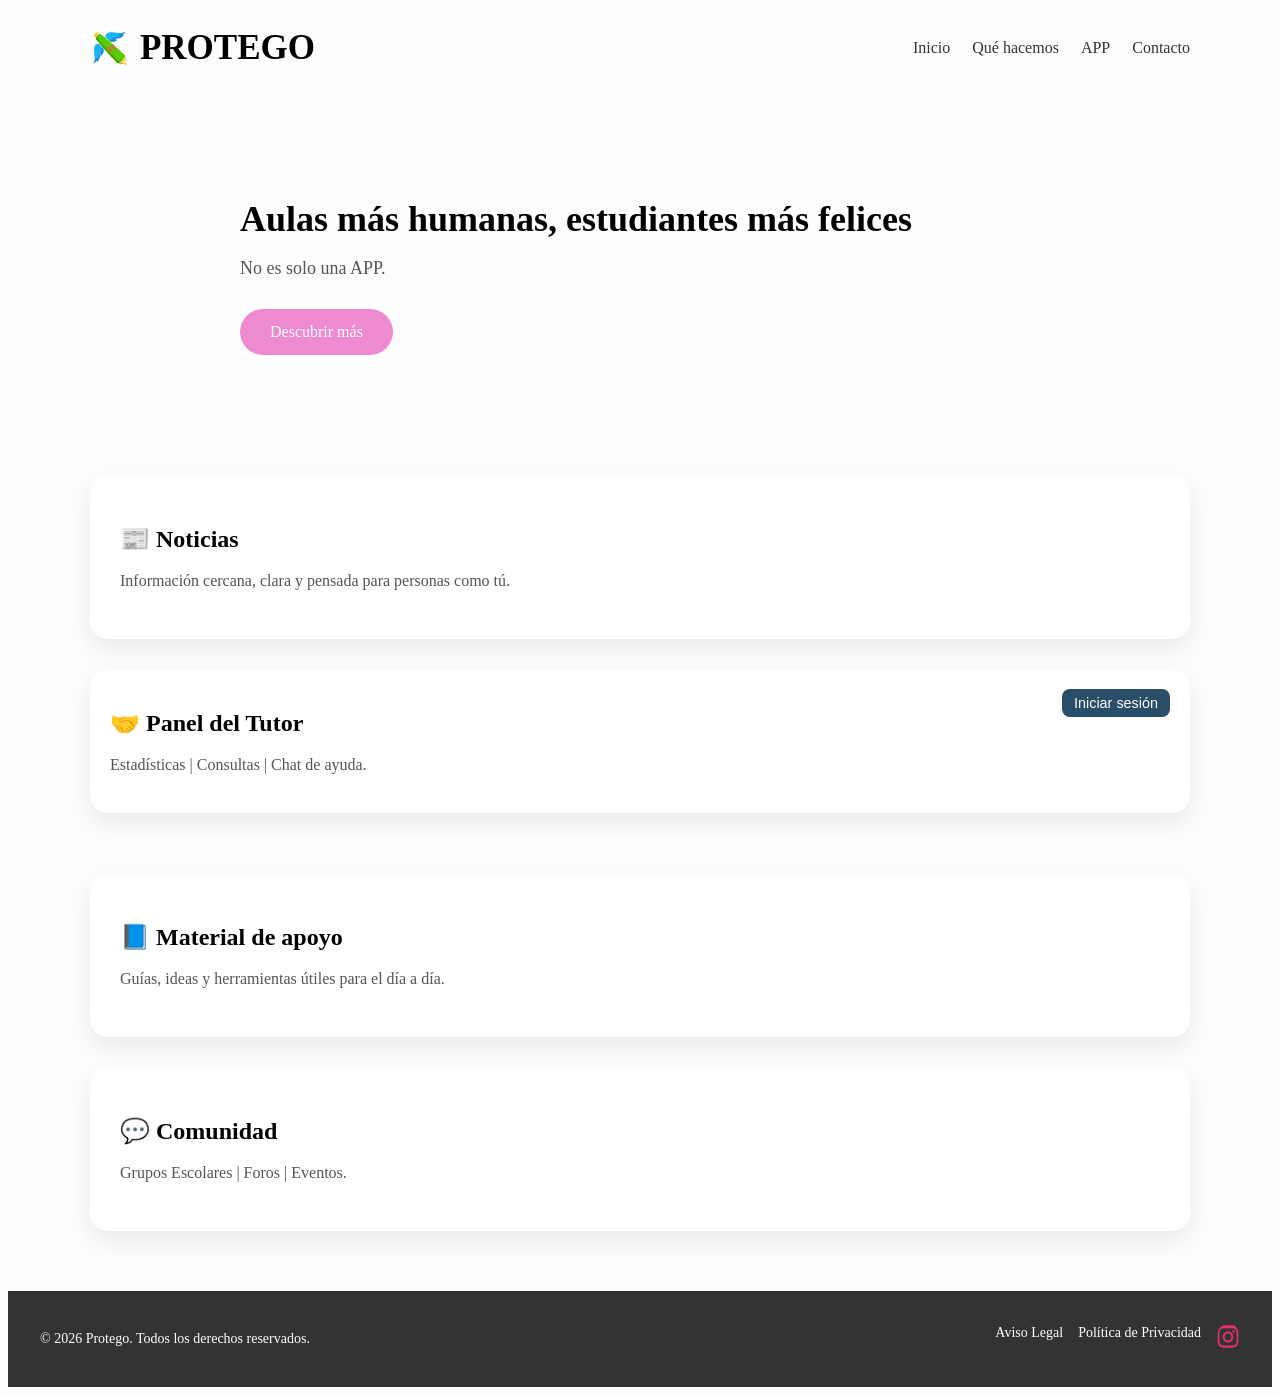
<file: index.html>
<!DOCTYPE html>
<html lang="es">
<head>
    <meta charset="UTF-8">
    <title>Protego | Bienestar en el aula</title>
    <link rel="stylesheet" href="css/style2.css">

</head>


<body>

    <!-- HEADER -->
    <header class="header">
        <div class="container header-content">
            <div class="logo">
                <img src="images/Logo.png" alt="Logo Protego">
                <span>PROTEGO</span>
            </div>
            <nav class="menu">
                <a href="index.html">Inicio</a>
                <a href="paginas/que_hacemos.html">Qué hacemos</a>
                <a href="paginas/nuestra_app.html">APP</a>
                <a href="paginas/contacto.html">Contacto</a>
            </nav>
        </div>
    </header>

    <!-- HERO -->
    <section class="hero">
        <div class="container hero-content">
            <h1>Aulas más humanas, estudiantes más felices</h1>
            <p>No es solo una APP.</p>
            <a href="paginas/que_hacemos.html" class="btn">Descubrir más</a>
        </div>
    </section>

    <!-- BLOQUES -->
    <main class="container blocks">
        <a href="paginas/noticias.html"class="block-link">
        <article class="block">
            <h2>📰 Noticias</h2>
            <p>Información cercana, clara y pensada para personas como tú.</p>
        </article>
</a>
        <a href="#" class="block-link">
        <article class="block tutor-panel">
            <h2>🤝 Panel del Tutor</h2>
            <p>Estadísticas | Consultas | Chat de ayuda.</p>
            <button class="btn-login">Iniciar sesión</button>
        </article>
</a>

<script>
const btn = document.querySelector(".tutor-panel .btn-login");

btn.addEventListener("click", function(e){
    e.preventDefault();

    const nombre = prompt("Simulación de inicio de sesión ✅\nIntroduce tu nombre:");
    const contrasena = prompt("Introduce tu contraseña:");

    // Comprobar que ambos valores existen (no vacíos)
    if(nombre && contrasena){
        alert("Hola " + nombre + ", ¡bienvenido!");
        // Redirigir al panel del tutor
        window.location.href = "paginas/panel_Control.html";
    } else {
        alert("Debes introducir nombre y contraseña para acceder.");
    }
});
</script>

        <a href="paginas/material_apoyo.html"class="block-link"></a>
        <article class="block">
            <h2>📘 Material de apoyo</h2>
            <p>Guías, ideas y herramientas útiles para el día a día.</p>
        </article>

        <a href="paginas/comunidad.html"class="block-link">
        <article class="block">
            <h2>💬 Comunidad</h2>
            <p>Grupos Escolares | Foros | Eventos.</p>
        </article>
</a>

    </main>

    <!-- FOOTER -->
<footer class="footer">
    <div class="footer-content">
        <p>© 2026 Protego. Todos los derechos reservados.</p>

        <ul class="socials">
            <li><a href="paginas/aviso_legal.html">Aviso Legal</a></li>
            <li><a href="paginas/politica_privacidad.html">Política de Privacidad</a></li>

            <!-- Instagram con icono SVG -->
            <li>
                <a href="https://www.instagram.com/" target="_blank" aria-label="Instagram">
                    <svg xmlns="http://www.w3.org/2000/svg" width="24" height="24" viewBox="0 0 448 512" fill="#E1306C">
                        <path d="M224.1 141c-63.6 0-114.9 51.3-114.9 114.9S160.5 370.8 224.1 370.8 339 319.5 339 255.9 287.7 141 224.1 141zm0 189.6c-41.2 0-74.7-33.5-74.7-74.7s33.5-74.7 74.7-74.7 74.7 33.5 74.7 74.7-33.5 74.7-74.7 74.7zm146.4-194.3c0 14.9-12 26.9-26.9 26.9s-26.9-12-26.9-26.9 12-26.9 26.9-26.9 26.9 12 26.9 26.9zm76.1 27.2c-1.7-35.7-9.9-67.3-36.2-93.6S373.3 6.3 337.6 4.6c-35.7-1.7-142.9-1.7-178.6 0-35.7 1.7-67.3 9.9-93.6 36.2S6.3 138.7 4.6 174.4c-1.7 35.7-1.7 142.9 0 178.6 1.7 35.7 9.9 67.3 36.2 93.6s57.9 34.5 93.6 36.2c35.7 1.7 142.9 1.7 178.6 0 35.7-1.7 67.3-9.9 93.6-36.2s34.5-57.9 36.2-93.6c1.7-35.7 1.7-142.9 0-178.6zM398.8 388c-7.8 19.6-23 34.8-42.6 42.6-29.5 11.7-99.5 9-132.2 9s-102.7 2.6-132.2-9c-19.6-7.8-34.8-23-42.6-42.6-11.7-29.5-9-99.5-9-132.2s-2.6-102.7 9-132.2c7.8-19.6 23-34.8 42.6-42.6 29.5-11.7 99.5-9 132.2-9s102.7-2.6 132.2 9c19.6 7.8 34.8 23 42.6 42.6 11.7 29.5 9 99.5 9 132.2s2.7 102.7-9 132.2z"/>
                    </svg>
                </a>
            </li>
        </ul>
    </div>

</body>
</html>
</file>
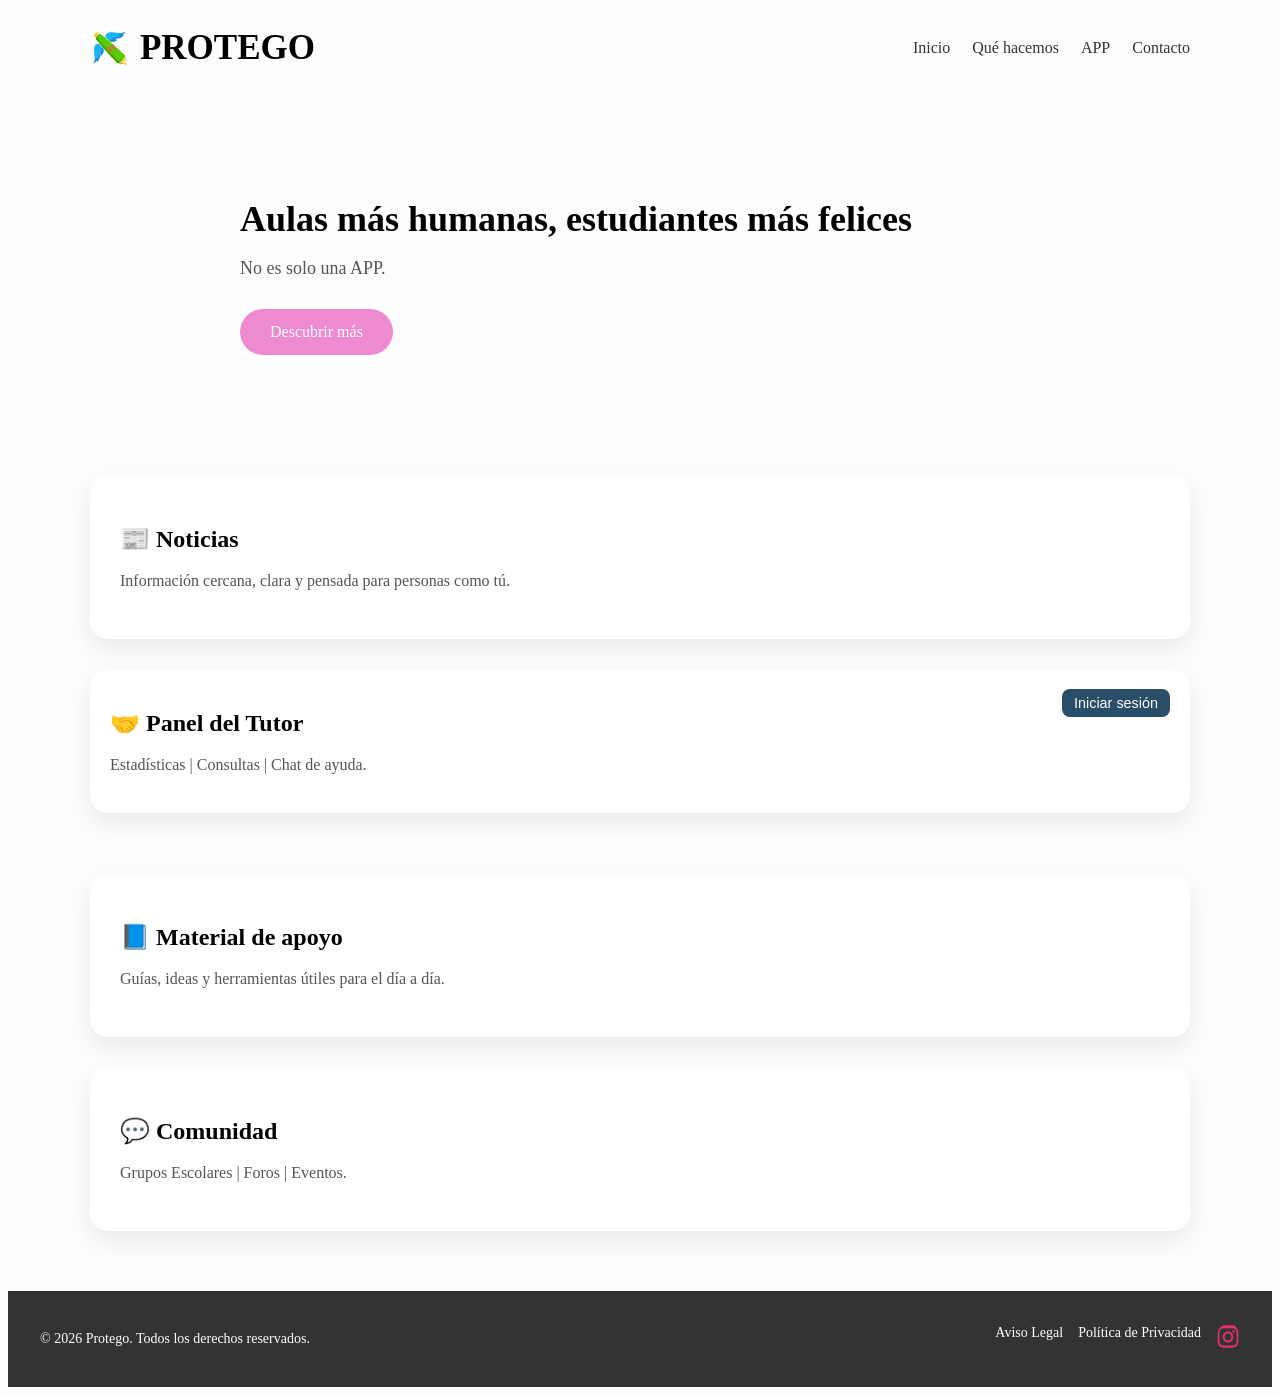
<file: index2.html>
<!DOCTYPE html>
<html lang="es">
<head>
    <meta charset="UTF-8">
    <title>Protego | Bienestar en el aula</title>
    <link rel="stylesheet" href="css/style2.css">

</head>


<body>

    <!-- HEADER -->
    <header class="header">
        <div class="container header-content">
            <div class="logo">
                <img src="images/Logo.png" alt="Logo Protego">
                <span>PROTEGO</span>
            </div>
            <nav class="menu">
                <a href="index2.html">Inicio</a>
                <a href="paginas/que_hacemos.html">Qué hacemos</a>
                <a href="paginas/nuestra_app.html">APP</a>
                <a href="paginas/contacto.html">Contacto</a>
            </nav>
        </div>
    </header>

    <!-- HERO -->
    <section class="hero">
        <div class="container hero-content">
            <h1>Aulas más humanas, estudiantes más felices</h1>
            <p>No es solo una APP.</p>
            <a href="paginas/que_hacemos.html" class="btn">Descubrir más</a>
        </div>
    </section>

    <!-- BLOQUES -->
    <main class="container blocks">
        <a href="paginas/noticias.html"class="block-link">
        <article class="block">
            <h2>📰 Noticias</h2>
            <p>Información cercana, clara y pensada para personas como tú.</p>
        </article>
</a>
        <a href="#" class="block-link">
        <article class="block tutor-panel">
            <h2>🤝 Panel del Tutor</h2>
            <p>Estadísticas | Consultas | Chat de ayuda.</p>
            <button class="btn-login">Iniciar sesión</button>
        </article>
</a>

<script>
const btn = document.querySelector(".tutor-panel .btn-login");

btn.addEventListener("click", function(e){
    e.preventDefault();

    const nombre = prompt("Simulación de inicio de sesión ✅\nIntroduce tu nombre:");
    const contrasena = prompt("Introduce tu contraseña:");

    // Comprobar que ambos valores existen (no vacíos)
    if(nombre && contrasena){
        alert("Hola " + nombre + ", ¡bienvenido!");
        // Redirigir al panel del tutor
        window.location.href = "paginas/panel_Control.html";
    } else {
        alert("Debes introducir nombre y contraseña para acceder.");
    }
});
</script>

        <a href="paginas/material_apoyo.html"class="block-link"></a>
        <article class="block">
            <h2>📘 Material de apoyo</h2>
            <p>Guías, ideas y herramientas útiles para el día a día.</p>
        </article>

        <a href="paginas/comunidad.html"class="block-link">
        <article class="block">
            <h2>💬 Comunidad</h2>
            <p>Grupos Escolares | Foros | Eventos.</p>
        </article>
</a>

    </main>

    <!-- FOOTER -->
<footer class="footer">
    <div class="footer-content">
        <p>© 2026 Protego. Todos los derechos reservados.</p>

        <ul class="socials">
            <li><a href="paginas/aviso_legal.html">Aviso Legal</a></li>
            <li><a href="paginas/politica_privacidad.html">Política de Privacidad</a></li>

            <!-- Instagram con icono SVG -->
            <li>
                <a href="https://www.instagram.com/" target="_blank" aria-label="Instagram">
                    <svg xmlns="http://www.w3.org/2000/svg" width="24" height="24" viewBox="0 0 448 512" fill="#E1306C">
                        <path d="M224.1 141c-63.6 0-114.9 51.3-114.9 114.9S160.5 370.8 224.1 370.8 339 319.5 339 255.9 287.7 141 224.1 141zm0 189.6c-41.2 0-74.7-33.5-74.7-74.7s33.5-74.7 74.7-74.7 74.7 33.5 74.7 74.7-33.5 74.7-74.7 74.7zm146.4-194.3c0 14.9-12 26.9-26.9 26.9s-26.9-12-26.9-26.9 12-26.9 26.9-26.9 26.9 12 26.9 26.9zm76.1 27.2c-1.7-35.7-9.9-67.3-36.2-93.6S373.3 6.3 337.6 4.6c-35.7-1.7-142.9-1.7-178.6 0-35.7 1.7-67.3 9.9-93.6 36.2S6.3 138.7 4.6 174.4c-1.7 35.7-1.7 142.9 0 178.6 1.7 35.7 9.9 67.3 36.2 93.6s57.9 34.5 93.6 36.2c35.7 1.7 142.9 1.7 178.6 0 35.7-1.7 67.3-9.9 93.6-36.2s34.5-57.9 36.2-93.6c1.7-35.7 1.7-142.9 0-178.6zM398.8 388c-7.8 19.6-23 34.8-42.6 42.6-29.5 11.7-99.5 9-132.2 9s-102.7 2.6-132.2-9c-19.6-7.8-34.8-23-42.6-42.6-11.7-29.5-9-99.5-9-132.2s-2.6-102.7 9-132.2c7.8-19.6 23-34.8 42.6-42.6 29.5-11.7 99.5-9 132.2-9s102.7-2.6 132.2 9c19.6 7.8 34.8 23 42.6 42.6 11.7 29.5 9 99.5 9 132.2s2.7 102.7-9 132.2z"/>
                    </svg>
                </a>
            </li>
        </ul>
    </div>

</body>
</html>
</file>
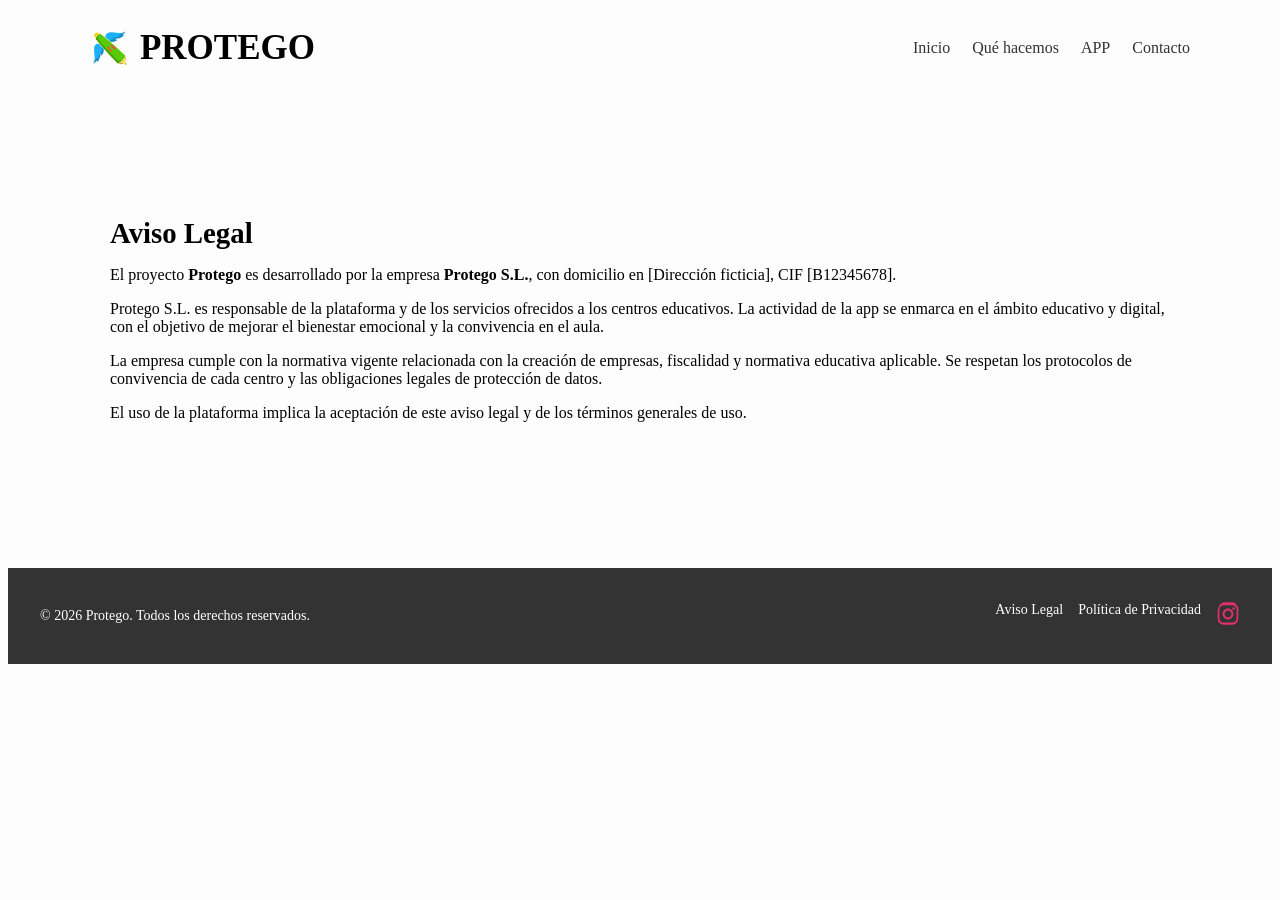
<file: paginas/aviso_legal.html>
<!DOCTYPE html>
<html lang="es">
<head>
    <meta charset="UTF-8">
    <title>Protego | Aviso Legal</title>
    <link rel="stylesheet" href="../css/style2.css">
</head>
<body>

    <!-- HEADER -->
    <header class="header">
        <div class="container header-content">
            <div class="logo">
                <img src="../images/Logo.png" alt="Logo Protego">
                <span>PROTEGO</span>
            </div>
            <nav class="menu">
                <a href="../index.html">Inicio</a>
                <a href="que_hacemos.html">Qué hacemos</a>
                <a href="nuestra_app.html">APP</a>
                <a href="contacto.html">Contacto</a>
            </nav>
        </div>
    </header>

<main class="container visual-main">
<section class="legal">

<h2>Aviso Legal</h2>

<p>El proyecto <strong>Protego</strong> es desarrollado por la empresa <strong>Protego S.L.</strong>, con domicilio en [Dirección ficticia], CIF [B12345678].</p>

<p>Protego S.L. es responsable de la plataforma y de los servicios ofrecidos a los centros educativos. La actividad de la app se enmarca en el ámbito educativo y digital, con el objetivo de mejorar el bienestar emocional y la convivencia en el aula.</p>

<p>La empresa cumple con la normativa vigente relacionada con la creación de empresas, fiscalidad y normativa educativa aplicable. Se respetan los protocolos de convivencia de cada centro y las obligaciones legales de protección de datos.</p>

<p>El uso de la plataforma implica la aceptación de este aviso legal y de los términos generales de uso.</p>

</section>
</main>

    <!-- FOOTER -->
<footer class="footer">
    <div class="footer-content">
        <p>© 2026 Protego. Todos los derechos reservados.</p>

        <ul class="socials">
            <li><a href="aviso_legal.html">Aviso Legal</a></li>
            <li><a href="politica_privacidad.html">Política de Privacidad</a></li>

            <!-- Instagram con icono SVG -->
            <li>
                <a href="https://www.instagram.com/" target="_blank" aria-label="Instagram">
                    <svg xmlns="http://www.w3.org/2000/svg" width="24" height="24" viewBox="0 0 448 512" fill="#E1306C">
                        <path d="M224.1 141c-63.6 0-114.9 51.3-114.9 114.9S160.5 370.8 224.1 370.8 339 319.5 339 255.9 287.7 141 224.1 141zm0 189.6c-41.2 0-74.7-33.5-74.7-74.7s33.5-74.7 74.7-74.7 74.7 33.5 74.7 74.7-33.5 74.7-74.7 74.7zm146.4-194.3c0 14.9-12 26.9-26.9 26.9s-26.9-12-26.9-26.9 12-26.9 26.9-26.9 26.9 12 26.9 26.9zm76.1 27.2c-1.7-35.7-9.9-67.3-36.2-93.6S373.3 6.3 337.6 4.6c-35.7-1.7-142.9-1.7-178.6 0-35.7 1.7-67.3 9.9-93.6 36.2S6.3 138.7 4.6 174.4c-1.7 35.7-1.7 142.9 0 178.6 1.7 35.7 9.9 67.3 36.2 93.6s57.9 34.5 93.6 36.2c35.7 1.7 142.9 1.7 178.6 0 35.7-1.7 67.3-9.9 93.6-36.2s34.5-57.9 36.2-93.6c1.7-35.7 1.7-142.9 0-178.6zM398.8 388c-7.8 19.6-23 34.8-42.6 42.6-29.5 11.7-99.5 9-132.2 9s-102.7 2.6-132.2-9c-19.6-7.8-34.8-23-42.6-42.6-11.7-29.5-9-99.5-9-132.2s-2.6-102.7 9-132.2c7.8-19.6 23-34.8 42.6-42.6 29.5-11.7 99.5-9 132.2-9s102.7-2.6 132.2 9c19.6 7.8 34.8 23 42.6 42.6 11.7 29.5 9 99.5 9 132.2s2.7 102.7-9 132.2z"/>
                    </svg>
                </a>
            </li>
        </ul>
    </div>
</footer>

</body>
</html>
</file>
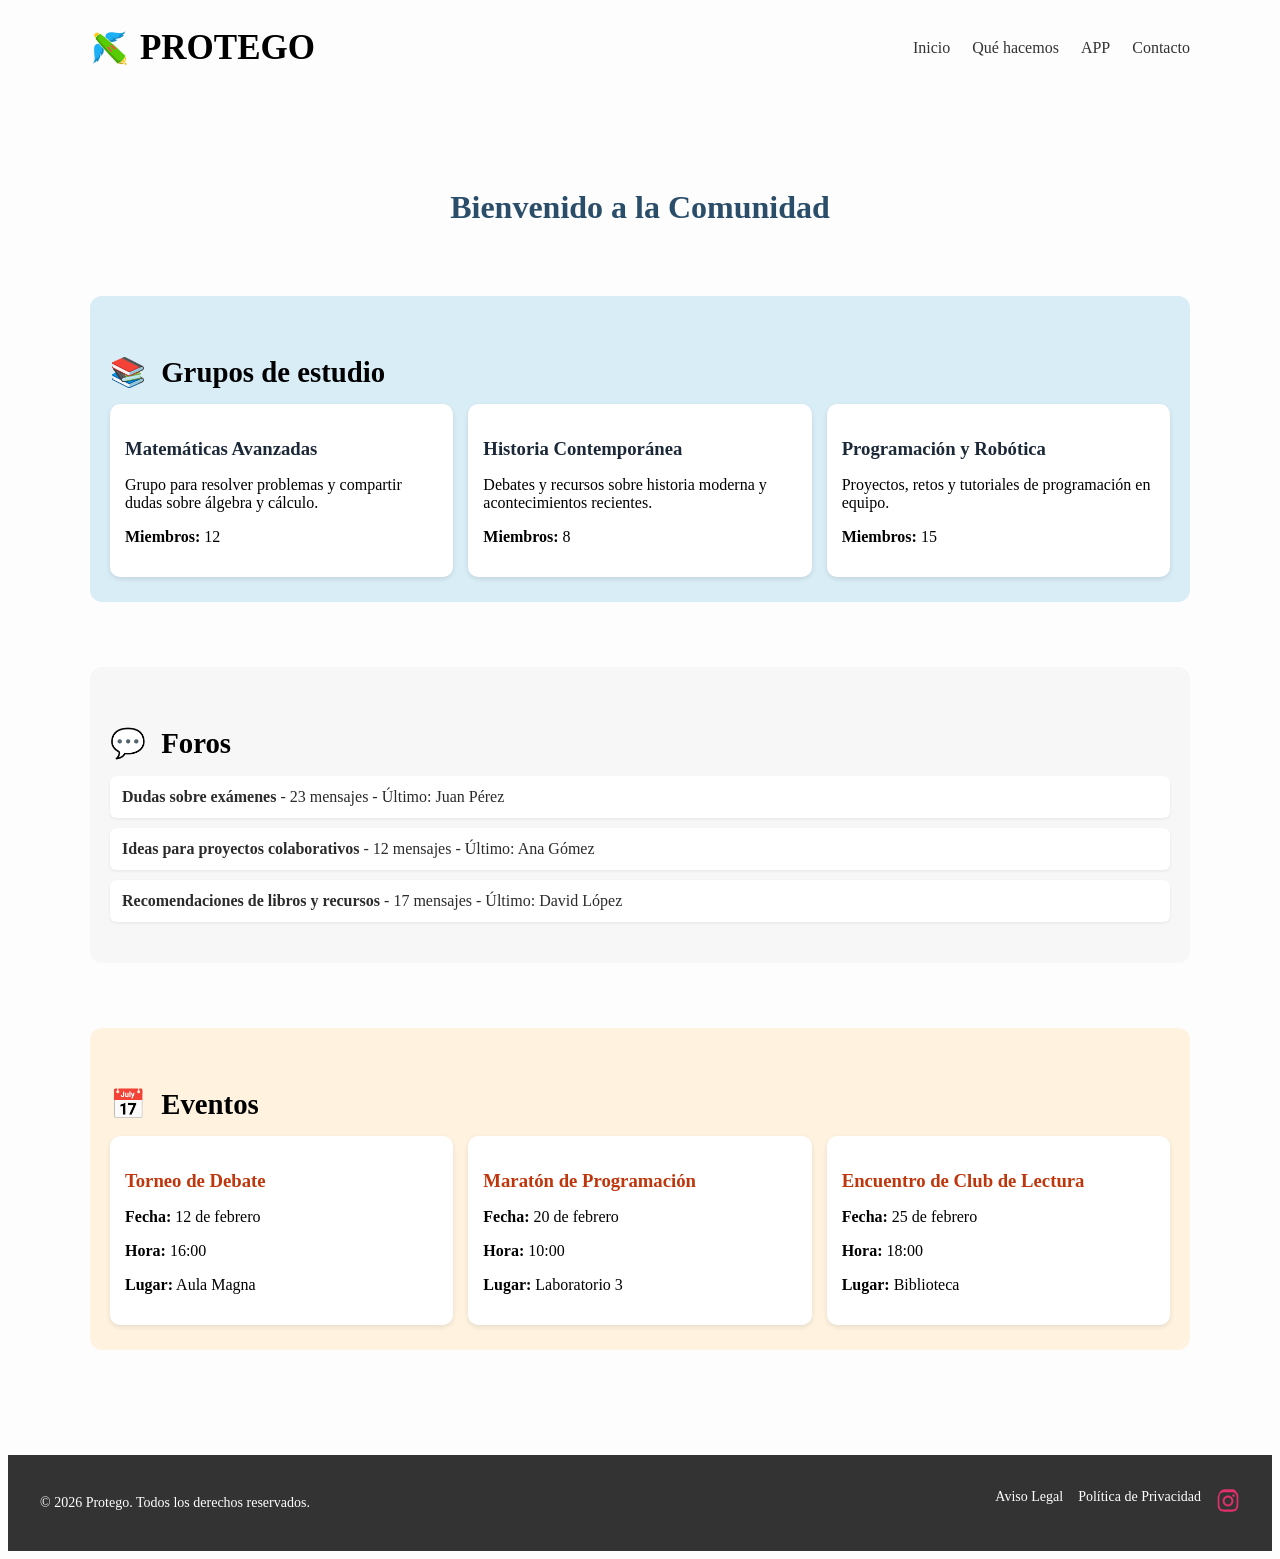
<file: paginas/comunidad.html>
<!DOCTYPE html>
<html lang="es">
<head>
    <meta charset="UTF-8">
    <title>Protego | Comunidad</title>
    <link rel="stylesheet" href="../css/style2.css">
</head>
<body>

    
    <!-- HEADER -->
    <header class="header">
        <div class="container header-content">
            <div class="logo">
                <img src="../images/Logo.png" alt="Logo Protego">
                <span>PROTEGO</span>
            </div>
            <nav class="menu">
                <a href="../index.html">Inicio</a>
                <a href="que_hacemos.html">Qué hacemos</a>
                <a href="nuestra_app.html">APP</a>
                <a href="contacto.html">Contacto</a>
            </nav>
        </div>
    </header>

<main class="container visual-main">

  <h1>Bienvenido a la Comunidad</h1>

  <!-- Grupos de estudio -->
  <section class="study-groups">
    <h2>Grupos de estudio</h2>
    <div class="group-cards">
      <div class="group-card">
        <h3>Matemáticas Avanzadas</h3>
        <p>Grupo para resolver problemas y compartir dudas sobre álgebra y cálculo.</p>
        <p><strong>Miembros:</strong> 12</p>
      </div>
      <div class="group-card">
        <h3>Historia Contemporánea</h3>
        <p>Debates y recursos sobre historia moderna y acontecimientos recientes.</p>
        <p><strong>Miembros:</strong> 8</p>
      </div>
      <div class="group-card">
        <h3>Programación y Robótica</h3>
        <p>Proyectos, retos y tutoriales de programación en equipo.</p>
        <p><strong>Miembros:</strong> 15</p>
      </div>
    </div>
  </section>

  <!-- Foros -->
  <section class="forums">
    <h2>Foros</h2>
    <ul class="forum-list">
      <li>
        <strong>Dudas sobre exámenes</strong> - 23 mensajes - Último: Juan Pérez
      </li>
      <li>
        <strong>Ideas para proyectos colaborativos</strong> - 12 mensajes - Último: Ana Gómez
      </li>
      <li>
        <strong>Recomendaciones de libros y recursos</strong> - 17 mensajes - Último: David López
      </li>
    </ul>
  </section>

  <!-- Eventos -->
  <section class="events">
    <h2>Eventos</h2>
    <div class="event-calendar">
      <div class="event-card">
        <h3>Torneo de Debate</h3>
        <p><strong>Fecha:</strong> 12 de febrero</p>
        <p><strong>Hora:</strong> 16:00</p>
        <p><strong>Lugar:</strong> Aula Magna</p>
      </div>
      <div class="event-card">
        <h3>Maratón de Programación</h3>
        <p><strong>Fecha:</strong> 20 de febrero</p>
        <p><strong>Hora:</strong> 10:00</p>
        <p><strong>Lugar:</strong> Laboratorio 3</p>
      </div>
      <div class="event-card">
        <h3>Encuentro de Club de Lectura</h3>
        <p><strong>Fecha:</strong> 25 de febrero</p>
        <p><strong>Hora:</strong> 18:00</p>
        <p><strong>Lugar:</strong> Biblioteca</p>
      </div>
    </div>
  </section>

</main>

    <!-- FOOTER -->
<footer class="footer">
    <div class="footer-content">
        <p>© 2026 Protego. Todos los derechos reservados.</p>

        <ul class="socials">
            <li><a href="aviso_legal.html">Aviso Legal</a></li>
            <li><a href="politica_privacidad.html">Política de Privacidad</a></li>

            <!-- Instagram con icono SVG -->
            <li>
                <a href="https://www.instagram.com/" target="_blank" aria-label="Instagram">
                    <svg xmlns="http://www.w3.org/2000/svg" width="24" height="24" viewBox="0 0 448 512" fill="#E1306C">
                        <path d="M224.1 141c-63.6 0-114.9 51.3-114.9 114.9S160.5 370.8 224.1 370.8 339 319.5 339 255.9 287.7 141 224.1 141zm0 189.6c-41.2 0-74.7-33.5-74.7-74.7s33.5-74.7 74.7-74.7 74.7 33.5 74.7 74.7-33.5 74.7-74.7 74.7zm146.4-194.3c0 14.9-12 26.9-26.9 26.9s-26.9-12-26.9-26.9 12-26.9 26.9-26.9 26.9 12 26.9 26.9zm76.1 27.2c-1.7-35.7-9.9-67.3-36.2-93.6S373.3 6.3 337.6 4.6c-35.7-1.7-142.9-1.7-178.6 0-35.7 1.7-67.3 9.9-93.6 36.2S6.3 138.7 4.6 174.4c-1.7 35.7-1.7 142.9 0 178.6 1.7 35.7 9.9 67.3 36.2 93.6s57.9 34.5 93.6 36.2c35.7 1.7 142.9 1.7 178.6 0 35.7-1.7 67.3-9.9 93.6-36.2s34.5-57.9 36.2-93.6c1.7-35.7 1.7-142.9 0-178.6zM398.8 388c-7.8 19.6-23 34.8-42.6 42.6-29.5 11.7-99.5 9-132.2 9s-102.7 2.6-132.2-9c-19.6-7.8-34.8-23-42.6-42.6-11.7-29.5-9-99.5-9-132.2s-2.6-102.7 9-132.2c7.8-19.6 23-34.8 42.6-42.6 29.5-11.7 99.5-9 132.2-9s102.7-2.6 132.2 9c19.6 7.8 34.8 23 42.6 42.6 11.7 29.5 9 99.5 9 132.2s2.7 102.7-9 132.2z"/>
                    </svg>
                </a>
            </li>
        </ul>
    </div>

</body>
</html>
</file>
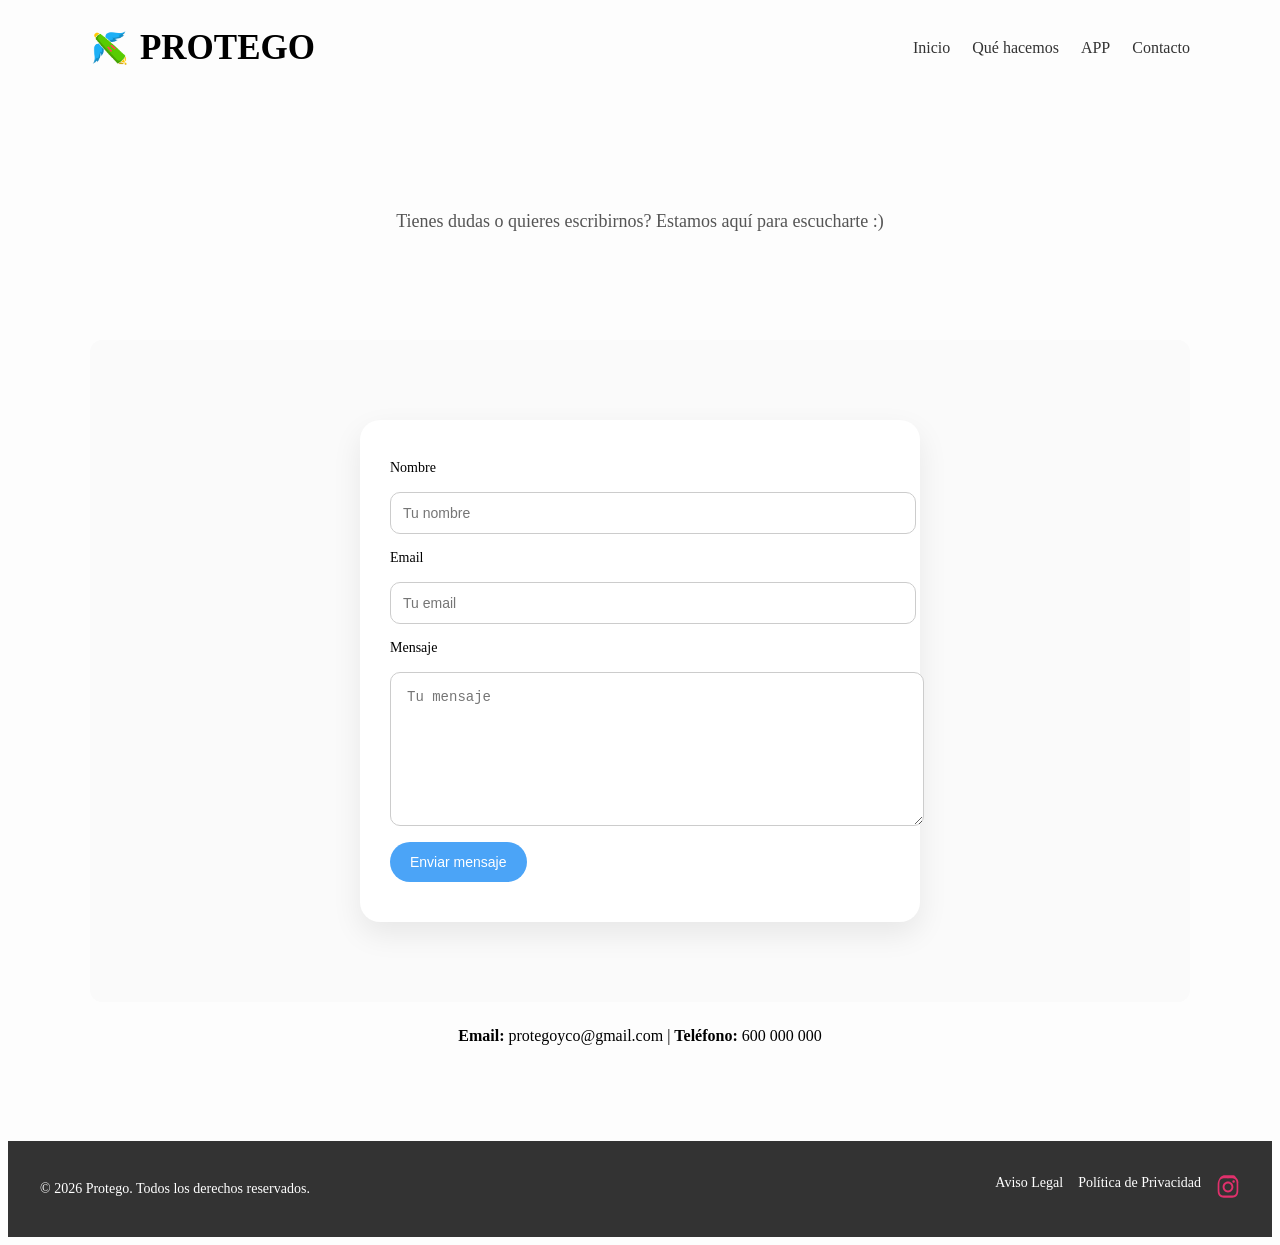
<file: paginas/contacto.html>
<!DOCTYPE html>
<html lang="es">
<head>
    <meta charset="UTF-8">
    <title>Protego | Contacto</title>
    <link rel="stylesheet" href="../css/style2.css">
</head>

<body>

    <!-- HEADER -->
    <header class="header">
        <div class="container header-content">
            <div class="logo">
                <img src="../images/Logo.png" alt="Logo Protego">
                <span>PROTEGO</span>
            </div>
            <nav class="menu">
                <a href="../index.html">Inicio</a>
                <a href="que_hacemos.html">Qué hacemos</a>
                <a href="nuestra_app.html">APP</a>
                <a href="contacto.html">Contacto</a>
            </nav>
        </div>
    </header>

    <!-- HERO -->
<main class="container visual-main">


    <section class="hero2">
        <div class="container hero-content">
            <p>Tienes dudas o quieres escribirnos? Estamos aquí para escucharte :) </p>
        </div>
    </section>

<div class="contact-grid">
<!-- FORMULARIO -->
<section class="contact-section">
<div class="contact-card">

<form class="contact-form">
<label for="name">Nombre</label>
<input type="text" id="name" name="name" placeholder="Tu nombre">


<label for="email">Email</label>
<input type="email" id="email" name="email" placeholder="Tu email">


<label for="message">Mensaje</label>
<textarea id="message" name="message" placeholder="Tu mensaje"></textarea>


<button type="submit">Enviar mensaje</button>
</form>
</div>
</section>

<!-- INFO -->
<div class="card-contacto">
<p><strong>Email:</strong> protegoyco@gmail.com | <strong>Teléfono:</strong> 600 000 000 </p>
</div>

</div>
</main>

    <!-- FOOTER -->
<footer class="footer">
    <div class="footer-content">
        <p>© 2026 Protego. Todos los derechos reservados.</p>

        <ul class="socials">
            <li><a href="aviso_legal.html">Aviso Legal</a></li>
            <li><a href="politica_privacidad.html">Política de Privacidad</a></li>

            <!-- Instagram con icono SVG -->
            <li>
                <a href="https://www.instagram.com/" target="_blank" aria-label="Instagram">
                    <svg xmlns="http://www.w3.org/2000/svg" width="24" height="24" viewBox="0 0 448 512" fill="#E1306C">
                        <path d="M224.1 141c-63.6 0-114.9 51.3-114.9 114.9S160.5 370.8 224.1 370.8 339 319.5 339 255.9 287.7 141 224.1 141zm0 189.6c-41.2 0-74.7-33.5-74.7-74.7s33.5-74.7 74.7-74.7 74.7 33.5 74.7 74.7-33.5 74.7-74.7 74.7zm146.4-194.3c0 14.9-12 26.9-26.9 26.9s-26.9-12-26.9-26.9 12-26.9 26.9-26.9 26.9 12 26.9 26.9zm76.1 27.2c-1.7-35.7-9.9-67.3-36.2-93.6S373.3 6.3 337.6 4.6c-35.7-1.7-142.9-1.7-178.6 0-35.7 1.7-67.3 9.9-93.6 36.2S6.3 138.7 4.6 174.4c-1.7 35.7-1.7 142.9 0 178.6 1.7 35.7 9.9 67.3 36.2 93.6s57.9 34.5 93.6 36.2c35.7 1.7 142.9 1.7 178.6 0 35.7-1.7 67.3-9.9 93.6-36.2s34.5-57.9 36.2-93.6c1.7-35.7 1.7-142.9 0-178.6zM398.8 388c-7.8 19.6-23 34.8-42.6 42.6-29.5 11.7-99.5 9-132.2 9s-102.7 2.6-132.2-9c-19.6-7.8-34.8-23-42.6-42.6-11.7-29.5-9-99.5-9-132.2s-2.6-102.7 9-132.2c7.8-19.6 23-34.8 42.6-42.6 29.5-11.7 99.5-9 132.2-9s102.7-2.6 132.2 9c19.6 7.8 34.8 23 42.6 42.6 11.7 29.5 9 99.5 9 132.2s2.7 102.7-9 132.2z"/>
                    </svg>
                </a>
            </li>
        </ul>
    </div>

</body>
</html>
</file>
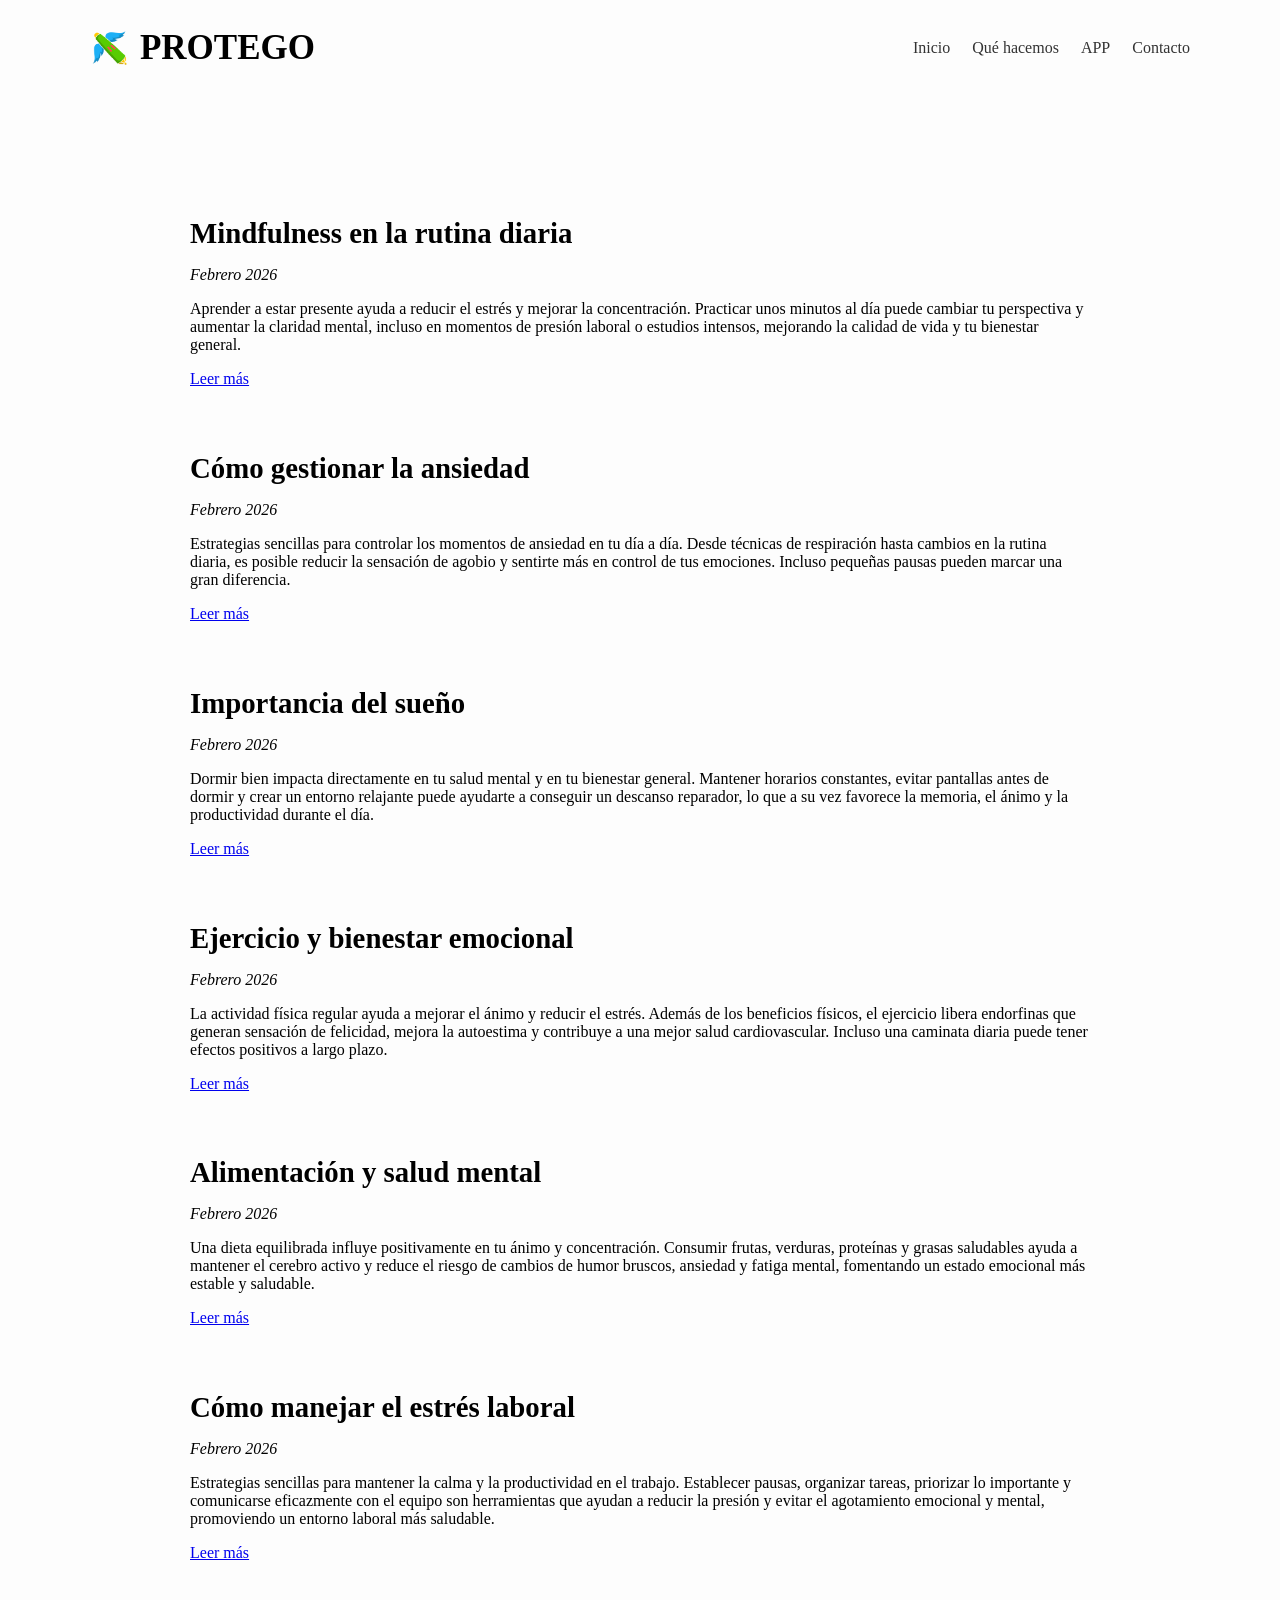
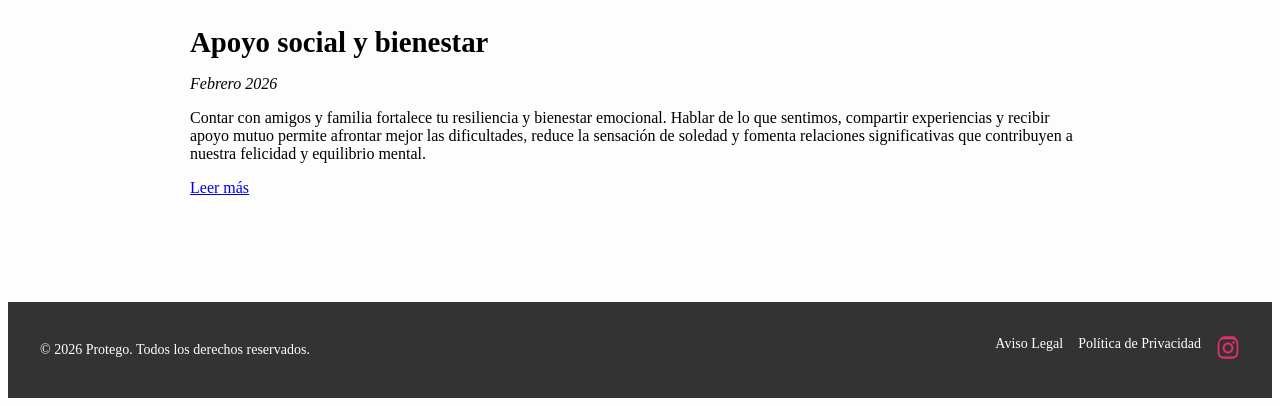
<file: paginas/noticias.html>
<!DOCTYPE html>
<html lang="es">
<head>
    <meta charset="UTF-8">
    <title>Protego | noticias</title>
    <link rel="stylesheet" href="../css/style2.css">
</head>
<body>

    <!-- HEADER -->
    <header class="header">
        <div class="container header-content">
            <div class="logo">
                <img src="../images/Logo.png" alt="Logo Protego">
                <span>PROTEGO</span>
            </div>
            <nav class="menu">
                <a href="../index.html">Inicio</a>
                <a href="que_hacemos.html">Qué hacemos</a>
                <a href="nuestra_app.html">APP</a>
                <a href="contacto.html">Contacto</a>
            </nav>
        </div>
    </header>

      <!-- main -->

<main class="container visual-main-noticias">

    <section class="noticias">
<article class="card news">
    <h2>Mindfulness en la rutina diaria</h2>
    <p class="date"><i>Febrero 2026</i></p>
    <p>Aprender a estar presente ayuda a reducir el estrés y mejorar la concentración. Practicar unos minutos al día puede cambiar tu perspectiva y aumentar la claridad mental, incluso en momentos de presión laboral o estudios intensos, mejorando la calidad de vida y tu bienestar general.</p>
    <a href="#" class="read-more">Leer más</a>
</article>

<article class="card news">
    <h2>Cómo gestionar la ansiedad</h2>
    <p class="date"><i>Febrero 2026</i></p>
    <p>Estrategias sencillas para controlar los momentos de ansiedad en tu día a día. Desde técnicas de respiración hasta cambios en la rutina diaria, es posible reducir la sensación de agobio y sentirte más en control de tus emociones. Incluso pequeñas pausas pueden marcar una gran diferencia.</p>
    <a href="#" class="read-more">Leer más</a>
</article>

<article class="card news">
    <h2>Importancia del sueño</h2>
    <p class="date"><i>Febrero 2026</i></p>
    <p>Dormir bien impacta directamente en tu salud mental y en tu bienestar general. Mantener horarios constantes, evitar pantallas antes de dormir y crear un entorno relajante puede ayudarte a conseguir un descanso reparador, lo que a su vez favorece la memoria, el ánimo y la productividad durante el día.</p>
    <a href="#" class="read-more">Leer más</a>
</article>

<article class="card news">
    <h2>Ejercicio y bienestar emocional</h2>
    <p class="date"><i>Febrero 2026</i></p>
    <p>La actividad física regular ayuda a mejorar el ánimo y reducir el estrés. Además de los beneficios físicos, el ejercicio libera endorfinas que generan sensación de felicidad, mejora la autoestima y contribuye a una mejor salud cardiovascular. Incluso una caminata diaria puede tener efectos positivos a largo plazo.</p>
    <a href="#" class="read-more">Leer más</a>
</article>

<article class="card news">
    <h2>Alimentación y salud mental</h2>
    <p class="date"><i>Febrero 2026</i></p>
    <p>Una dieta equilibrada influye positivamente en tu ánimo y concentración. Consumir frutas, verduras, proteínas y grasas saludables ayuda a mantener el cerebro activo y reduce el riesgo de cambios de humor bruscos, ansiedad y fatiga mental, fomentando un estado emocional más estable y saludable.</p>
    <a href="#" class="read-more">Leer más</a>
</article>

<article class="card news">
    <h2>Cómo manejar el estrés laboral</h2>
    <p class="date"><i>Febrero 2026</i></p>
    <p>Estrategias sencillas para mantener la calma y la productividad en el trabajo. Establecer pausas, organizar tareas, priorizar lo importante y comunicarse eficazmente con el equipo son herramientas que ayudan a reducir la presión y evitar el agotamiento emocional y mental, promoviendo un entorno laboral más saludable.</p>
    <a href="#" class="read-more">Leer más</a>
</article>

<article class="card news">
    <h2>Apoyo social y bienestar</h2>
    <p class="date"><i>Febrero 2026</i></p>
    <p>Contar con amigos y familia fortalece tu resiliencia y bienestar emocional. Hablar de lo que sentimos, compartir experiencias y recibir apoyo mutuo permite afrontar mejor las dificultades, reduce la sensación de soledad y fomenta relaciones significativas que contribuyen a nuestra felicidad y equilibrio mental.</p>
    <a href="#" class="read-more">Leer más</a>
</article>
</section>
</main>

    <!-- FOOTER -->
<footer class="footer">
    <div class="footer-content">
        <p>© 2026 Protego. Todos los derechos reservados.</p>

        <ul class="socials">
            <li><a href="aviso_legal.html">Aviso Legal</a></li>
            <li><a href="politica_privacidad.html">Política de Privacidad</a></li>

            <!-- Instagram con icono SVG -->
            <li>
                <a href="https://www.instagram.com/" target="_blank" aria-label="Instagram">
                    <svg xmlns="http://www.w3.org/2000/svg" width="24" height="24" viewBox="0 0 448 512" fill="#E1306C">
                        <path d="M224.1 141c-63.6 0-114.9 51.3-114.9 114.9S160.5 370.8 224.1 370.8 339 319.5 339 255.9 287.7 141 224.1 141zm0 189.6c-41.2 0-74.7-33.5-74.7-74.7s33.5-74.7 74.7-74.7 74.7 33.5 74.7 74.7-33.5 74.7-74.7 74.7zm146.4-194.3c0 14.9-12 26.9-26.9 26.9s-26.9-12-26.9-26.9 12-26.9 26.9-26.9 26.9 12 26.9 26.9zm76.1 27.2c-1.7-35.7-9.9-67.3-36.2-93.6S373.3 6.3 337.6 4.6c-35.7-1.7-142.9-1.7-178.6 0-35.7 1.7-67.3 9.9-93.6 36.2S6.3 138.7 4.6 174.4c-1.7 35.7-1.7 142.9 0 178.6 1.7 35.7 9.9 67.3 36.2 93.6s57.9 34.5 93.6 36.2c35.7 1.7 142.9 1.7 178.6 0 35.7-1.7 67.3-9.9 93.6-36.2s34.5-57.9 36.2-93.6c1.7-35.7 1.7-142.9 0-178.6zM398.8 388c-7.8 19.6-23 34.8-42.6 42.6-29.5 11.7-99.5 9-132.2 9s-102.7 2.6-132.2-9c-19.6-7.8-34.8-23-42.6-42.6-11.7-29.5-9-99.5-9-132.2s-2.6-102.7 9-132.2c7.8-19.6 23-34.8 42.6-42.6 29.5-11.7 99.5-9 132.2-9s102.7-2.6 132.2 9c19.6 7.8 34.8 23 42.6 42.6 11.7 29.5 9 99.5 9 132.2s2.7 102.7-9 132.2z"/>
                    </svg>
                </a>
            </li>
        </ul>
    </div>

</body>
</html>
</file>
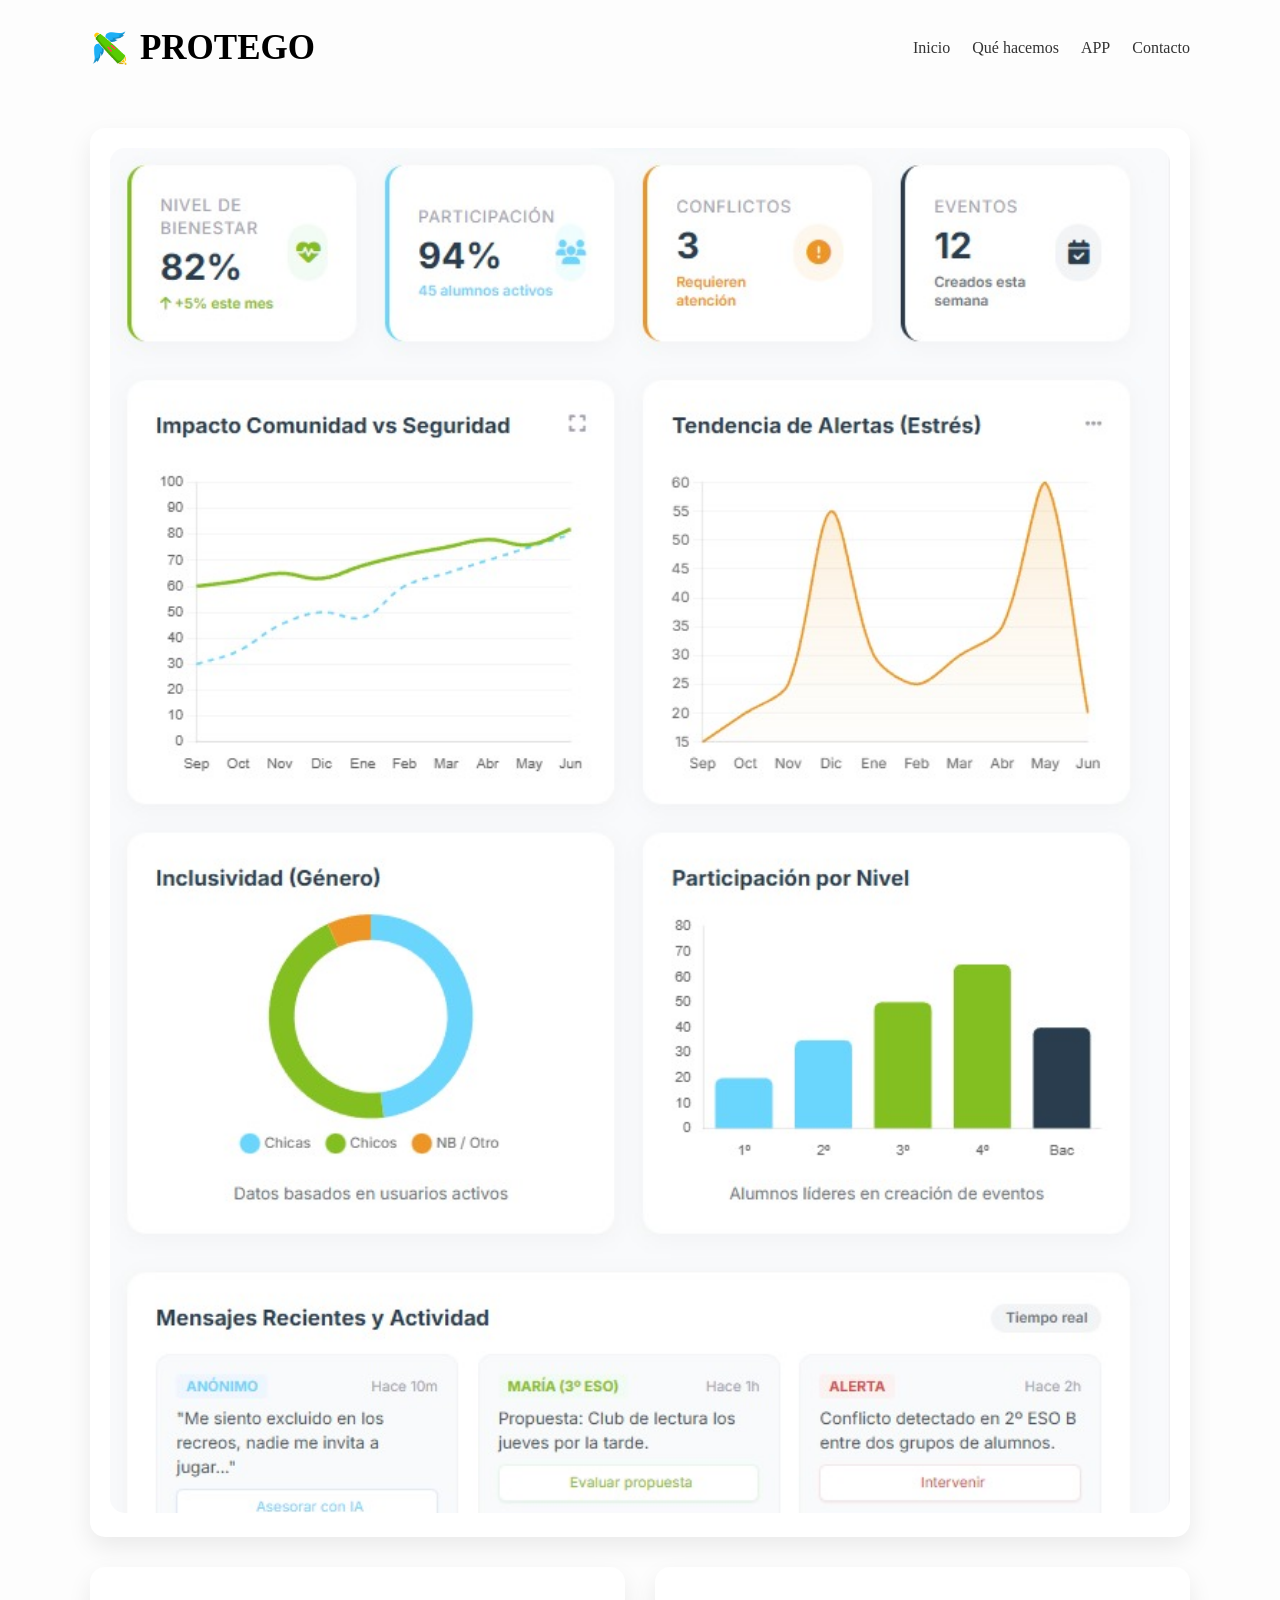
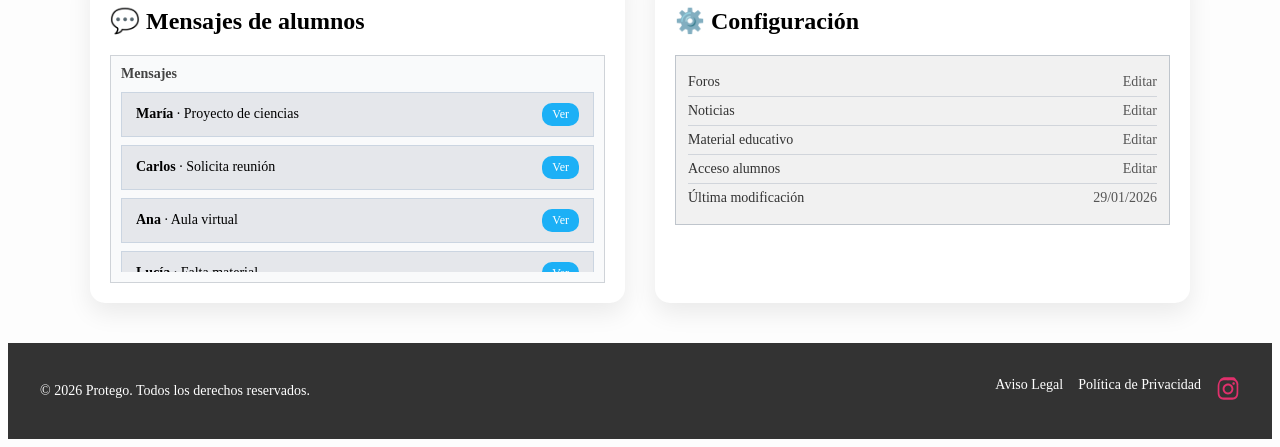
<file: paginas/panel_Control.html>
<!DOCTYPE html>
<html lang="es">
<head>
    <meta charset="UTF-8">
    <title>Protego | Panel de Control</title>
    <link rel="stylesheet" href="../css/style2.css">
</head>

<body>

    <!-- HEADER -->
    <header class="header">
        <div class="container header-content">
            <div class="logo">
                <img src="../images/Logo.png" alt="Logo Protego">
                <span>PROTEGO</span>
            </div>
            <nav class="menu">
                <a href="../index.html">Inicio</a>
                <a href="que_hacemos.html">Qué hacemos</a>
                <a href="nuestra_app.html">APP</a>
                <a href="contacto.html">Contacto</a>
            </nav>
        </div>
    </header>

    <!-- PANEL DE CONTROL -->
    <main class="container dashboard">

        <!-- Estadísticas (grande arriba) -->
        <div class="dashboard-stats">
            <img src="../images/stats-placeholder.jpg" alt="Gráficos de estadísticas" style="width:100%; border-radius:15px;">
        </div>

        <!-- Contenedores inferior: Mensajes y Configuración -->
        <div class="dashboard-bottom">
            <div class="dashboard-card messages-card">

    <h2>💬 Mensajes de alumnos</h2>

    <!-- CONTENEDOR INTERNO -->
    <div class="messages-box">
        <h3>Mensajes</h3>

        <div class="messages-list">

            <div class="message-item">
                <span><strong>María</strong> · Proyecto de ciencias</span>
                <a href="#" class="btn-small">Ver</a>
            </div>

            <div class="message-item">
                <span><strong>Carlos</strong> · Solicita reunión</span>
                <a href="#" class="btn-small">Ver</a>
            </div>

            <div class="message-item">
                <span><strong>Ana</strong> · Aula virtual</span>
                <a href="#" class="btn-small">Ver</a>
            </div>

            <!-- ejemplos extra -->
            <div class="message-item">
                <span><strong>Lucía</strong> · Falta material</span>
                <a href="#" class="btn-small">Ver</a>
            </div>

            <div class="message-item">
                <span><strong>Pedro</strong> · Nota examen</span>
                <a href="#" class="btn-small">Ver</a>
            </div>

            <div class="message-item">
                <span><strong>Laura</strong> · Tutoría online</span>
                <a href="#" class="btn-small">Ver</a>
            </div>

        </div>
    </div>

</div>
<!-- CONFIGURACION -->
            <div class="dashboard-card config-card">

    <h2>⚙️ Configuración</h2>

    <div class="config-panel">

        <div class="config-row">
            <span class="config-label">Foros</span>
            <span class="config-value">Editar</span>
        </div>

        <div class="config-row">
            <span class="config-label">Noticias</span>
            <span class="config-value">Editar</span>
        </div>

        <div class="config-row">
            <span class="config-label">Material educativo</span>
            <span class="config-value">Editar</span>
        </div>

        <div class="config-row">
            <span class="config-label">Acceso alumnos</span>
            <span class="config-value">Editar</span>
        </div>

        <div class="config-row">
            <span class="config-label">Última modificación</span>
            <span class="config-value">29/01/2026</span>
        </div>

    </div>

</div>


    </main>

    <!-- FOOTER -->
<footer class="footer">
    <div class="footer-content">
        <p>© 2026 Protego. Todos los derechos reservados.</p>

        <ul class="socials">
            <li><a href="aviso_legal.html">Aviso Legal</a></li>
            <li><a href="politica_privacidad.html">Política de Privacidad</a></li>

            <!-- Instagram con icono SVG -->
            <li>
                <a href="https://www.instagram.com/" target="_blank" aria-label="Instagram">
                    <svg xmlns="http://www.w3.org/2000/svg" width="24" height="24" viewBox="0 0 448 512" fill="#E1306C">
                        <path d="M224.1 141c-63.6 0-114.9 51.3-114.9 114.9S160.5 370.8 224.1 370.8 339 319.5 339 255.9 287.7 141 224.1 141zm0 189.6c-41.2 0-74.7-33.5-74.7-74.7s33.5-74.7 74.7-74.7 74.7 33.5 74.7 74.7-33.5 74.7-74.7 74.7zm146.4-194.3c0 14.9-12 26.9-26.9 26.9s-26.9-12-26.9-26.9 12-26.9 26.9-26.9 26.9 12 26.9 26.9zm76.1 27.2c-1.7-35.7-9.9-67.3-36.2-93.6S373.3 6.3 337.6 4.6c-35.7-1.7-142.9-1.7-178.6 0-35.7 1.7-67.3 9.9-93.6 36.2S6.3 138.7 4.6 174.4c-1.7 35.7-1.7 142.9 0 178.6 1.7 35.7 9.9 67.3 36.2 93.6s57.9 34.5 93.6 36.2c35.7 1.7 142.9 1.7 178.6 0 35.7-1.7 67.3-9.9 93.6-36.2s34.5-57.9 36.2-93.6c1.7-35.7 1.7-142.9 0-178.6zM398.8 388c-7.8 19.6-23 34.8-42.6 42.6-29.5 11.7-99.5 9-132.2 9s-102.7 2.6-132.2-9c-19.6-7.8-34.8-23-42.6-42.6-11.7-29.5-9-99.5-9-132.2s-2.6-102.7 9-132.2c7.8-19.6 23-34.8 42.6-42.6 29.5-11.7 99.5-9 132.2-9s102.7-2.6 132.2 9c19.6 7.8 34.8 23 42.6 42.6 11.7 29.5 9 99.5 9 132.2s2.7 102.7-9 132.2z"/>
                    </svg>
                </a>
            </li>
        </ul>
    </div>

</body>
</html>
</file>
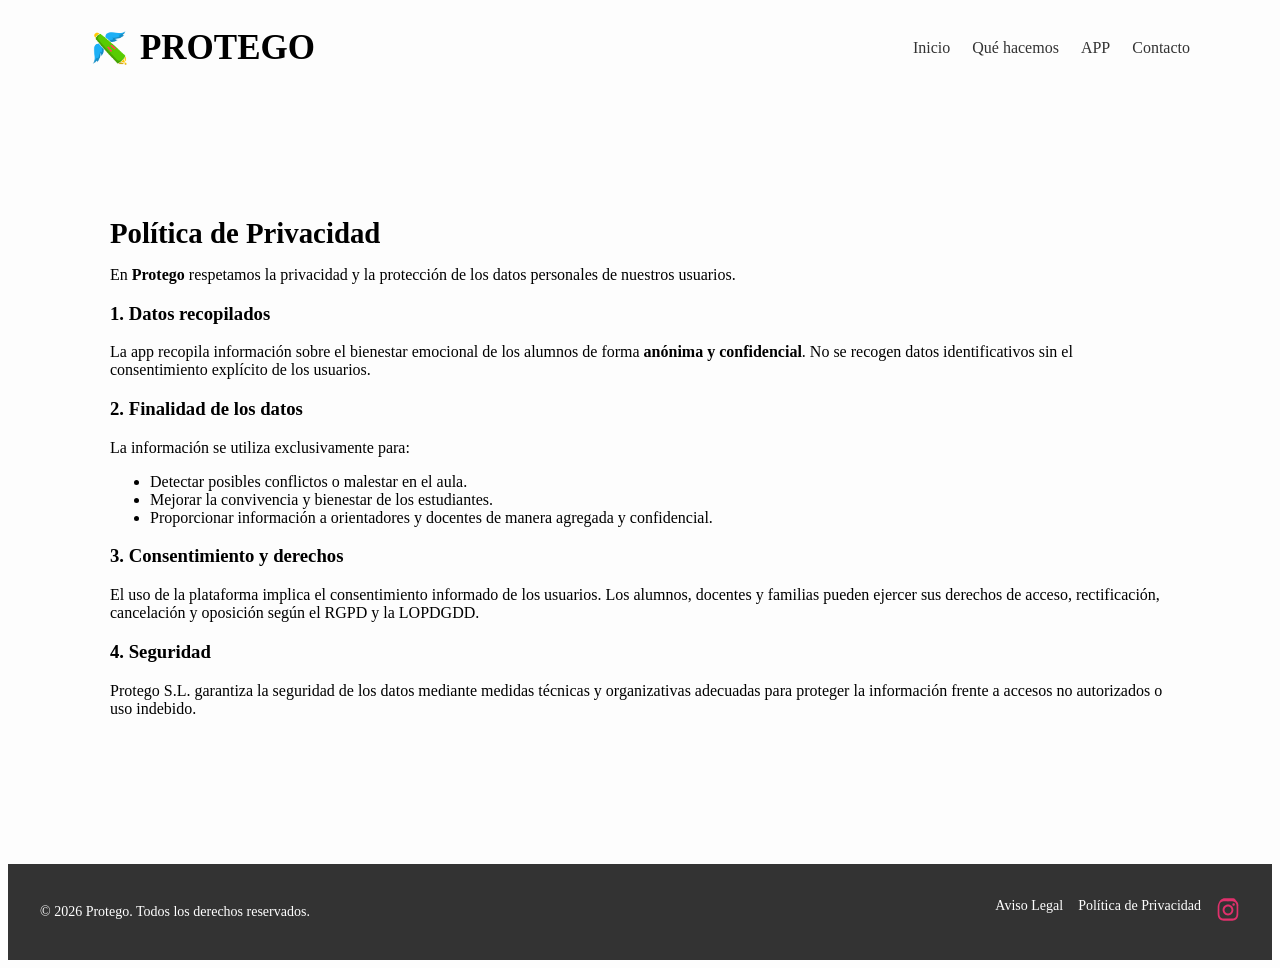
<file: paginas/politica_privacidad.html>
<!DOCTYPE html>
<html lang="es">
<head>
    <meta charset="UTF-8">
    <title>Protego | Política de Privacidad</title>
    <link rel="stylesheet" href="../css/style2.css">
</head>
<body>

    <!-- HEADER -->
    <header class="header">
        <div class="container header-content">
            <div class="logo">
                <img src="../images/Logo.png" alt="Logo Protego">
                <span>PROTEGO</span>
            </div>
            <nav class="menu">
                <a href="../index.html">Inicio</a>
                <a href="que_hacemos.html">Qué hacemos</a>
                <a href="nuestra_app.html">APP</a>
                <a href="contacto.html">Contacto</a>
            </nav>
        </div>
    </header>

<main class="container visual-main">
<section class="privacy">

<h2>Política de Privacidad</h2>

<p>En <strong>Protego</strong> respetamos la privacidad y la protección de los datos personales de nuestros usuarios.</p>

<h3>1. Datos recopilados</h3>
<p>La app recopila información sobre el bienestar emocional de los alumnos de forma <strong>anónima y confidencial</strong>. No se recogen datos identificativos sin el consentimiento explícito de los usuarios.</p>

<h3>2. Finalidad de los datos</h3>
<p>La información se utiliza exclusivamente para:</p>
<ul>
  <li>Detectar posibles conflictos o malestar en el aula.</li>
  <li>Mejorar la convivencia y bienestar de los estudiantes.</li>
  <li>Proporcionar información a orientadores y docentes de manera agregada y confidencial.</li>
</ul>

<h3>3. Consentimiento y derechos</h3>
<p>El uso de la plataforma implica el consentimiento informado de los usuarios. Los alumnos, docentes y familias pueden ejercer sus derechos de acceso, rectificación, cancelación y oposición según el RGPD y la LOPDGDD.</p>

<h3>4. Seguridad</h3>
<p>Protego S.L. garantiza la seguridad de los datos mediante medidas técnicas y organizativas adecuadas para proteger la información frente a accesos no autorizados o uso indebido.</p>

</section>
</main>

    <!-- FOOTER -->
<footer class="footer">
    <div class="footer-content">
        <p>© 2026 Protego. Todos los derechos reservados.</p>

        <ul class="socials">
            <li><a href="aviso_legal.html">Aviso Legal</a></li>
            <li><a href="politica_privacidad.html">Política de Privacidad</a></li>

            <!-- Instagram con icono SVG -->
            <li>
                <a href="https://www.instagram.com/" target="_blank" aria-label="Instagram">
                    <svg xmlns="http://www.w3.org/2000/svg" width="24" height="24" viewBox="0 0 448 512" fill="#E1306C">
                        <path d="M224.1 141c-63.6 0-114.9 51.3-114.9 114.9S160.5 370.8 224.1 370.8 339 319.5 339 255.9 287.7 141 224.1 141zm0 189.6c-41.2 0-74.7-33.5-74.7-74.7s33.5-74.7 74.7-74.7 74.7 33.5 74.7 74.7-33.5 74.7-74.7 74.7zm146.4-194.3c0 14.9-12 26.9-26.9 26.9s-26.9-12-26.9-26.9 12-26.9 26.9-26.9 26.9 12 26.9 26.9zm76.1 27.2c-1.7-35.7-9.9-67.3-36.2-93.6S373.3 6.3 337.6 4.6c-35.7-1.7-142.9-1.7-178.6 0-35.7 1.7-67.3 9.9-93.6 36.2S6.3 138.7 4.6 174.4c-1.7 35.7-1.7 142.9 0 178.6 1.7 35.7 9.9 67.3 36.2 93.6s57.9 34.5 93.6 36.2c35.7 1.7 142.9 1.7 178.6 0 35.7-1.7 67.3-9.9 93.6-36.2s34.5-57.9 36.2-93.6c1.7-35.7 1.7-142.9 0-178.6zM398.8 388c-7.8 19.6-23 34.8-42.6 42.6-29.5 11.7-99.5 9-132.2 9s-102.7 2.6-132.2-9c-19.6-7.8-34.8-23-42.6-42.6-11.7-29.5-9-99.5-9-132.2s-2.6-102.7 9-132.2c7.8-19.6 23-34.8 42.6-42.6 29.5-11.7 99.5-9 132.2-9s102.7-2.6 132.2 9c19.6 7.8 34.8 23 42.6 42.6 11.7 29.5 9 99.5 9 132.2s2.7 102.7-9 132.2z"/>
                    </svg>
                </a>
            </li>
        </ul>
    </div>
</footer>

</body>
</html>
</file>
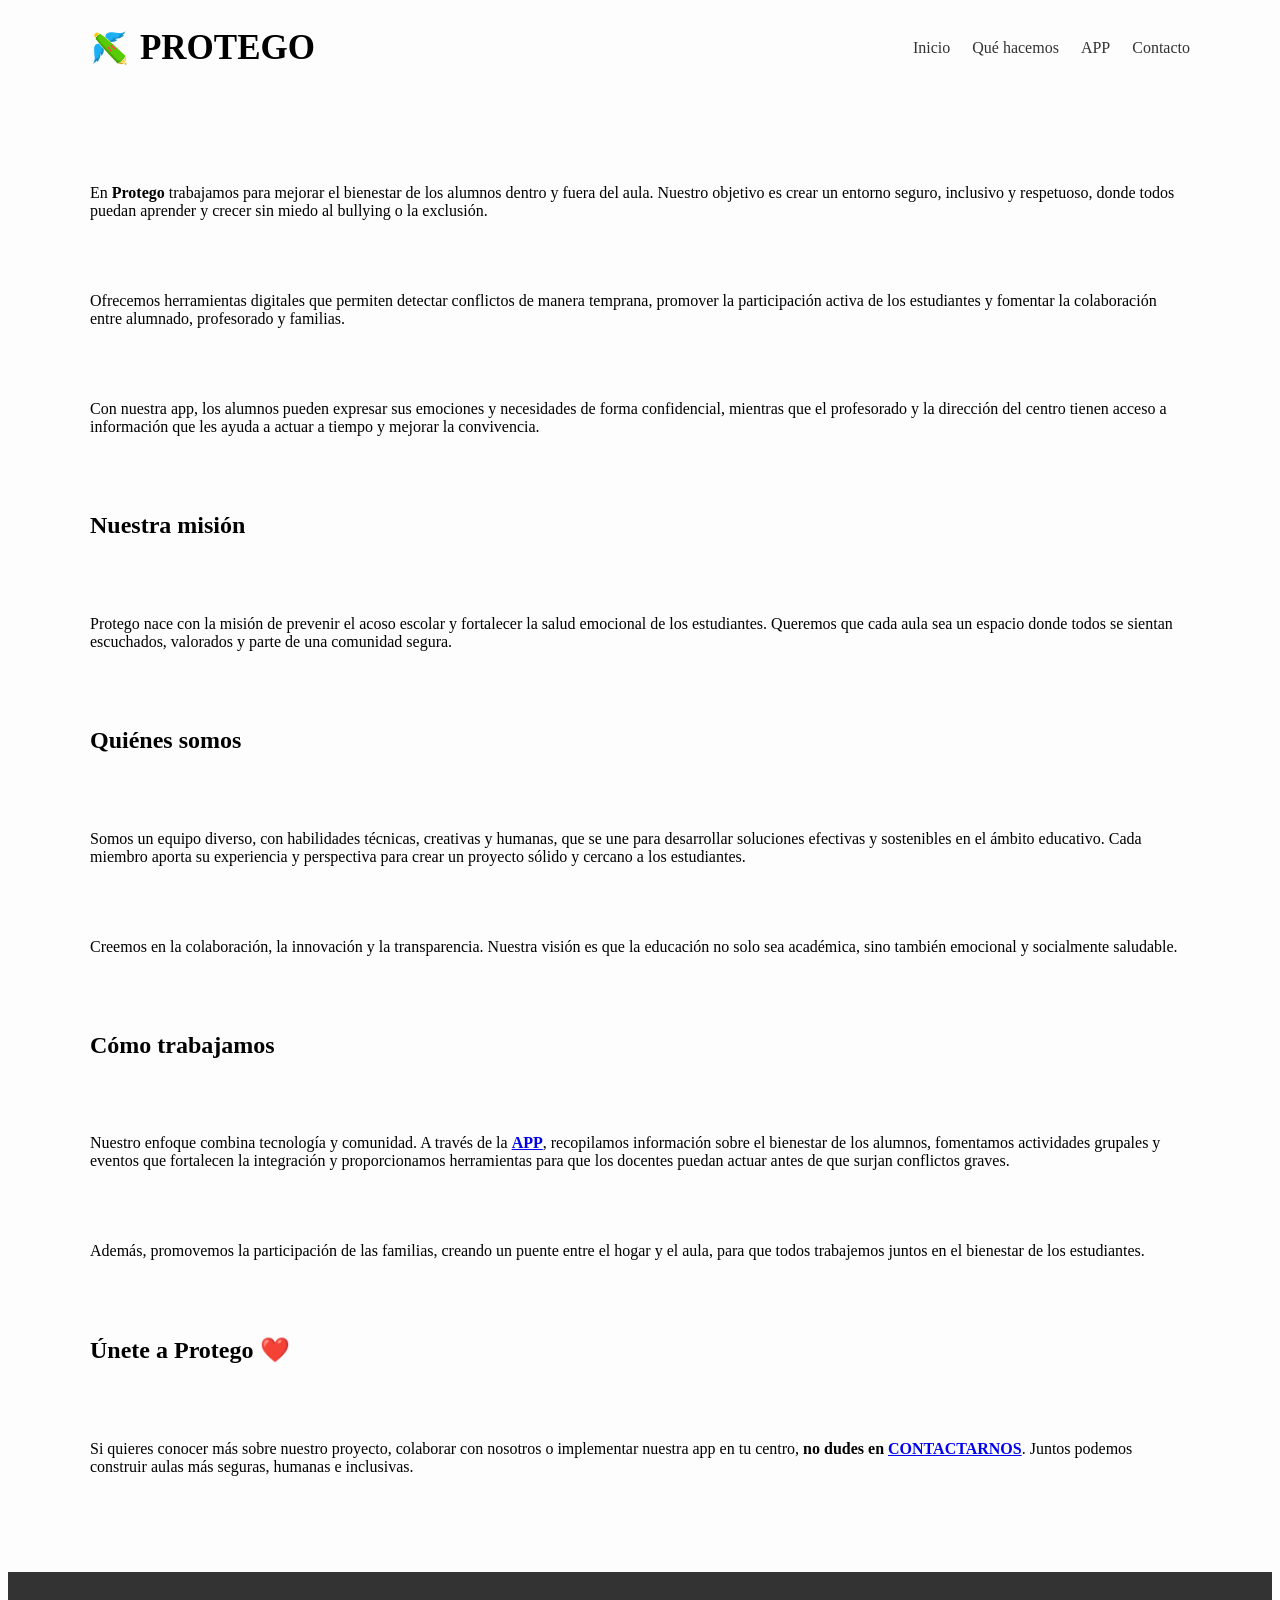
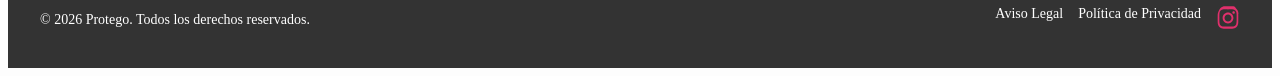
<file: paginas/que_hacemos.html>
<!DOCTYPE html>
<html lang="es">
<head>
    <meta charset="UTF-8">
    <title>Protego | Qué hacemos</title>
    <link rel="stylesheet" href="../css/style2.css">
</head>
<body>

    <!-- HEADER -->
    <header class="header">
        <div class="container header-content">
            <div class="logo">
                <img src="../images/Logo.png" alt="Logo Protego">
                <span>PROTEGO</span>
            </div>
            <nav class="menu">
                <a href="../index.html">Inicio</a>
                <a href="que_hacemos.html">Qué hacemos</a>
                <a href="nuestra_app.html">APP</a>
                <a href="contacto.html">Contacto</a>
            </nav>
        </div>
    </header>

      <!-- main -->

<main class="container visual-main">

<p>En <strong>Protego</strong> trabajamos para mejorar el bienestar de los alumnos dentro y fuera del aula. Nuestro objetivo es crear un entorno seguro, inclusivo y respetuoso, donde todos puedan aprender y crecer sin miedo al bullying o la exclusión.</p>
<p>Ofrecemos herramientas digitales que permiten detectar conflictos de manera temprana, promover la participación activa de los estudiantes y fomentar la colaboración entre alumnado, profesorado y familias.</p>
<p>Con nuestra app, los alumnos pueden expresar sus emociones y necesidades de forma confidencial, mientras que el profesorado y la dirección del centro tienen acceso a información que les ayuda a actuar a tiempo y mejorar la convivencia.</p>

<h2>Nuestra misión</h2>
<p>Protego nace con la misión de prevenir el acoso escolar y fortalecer la salud emocional de los estudiantes. Queremos que cada aula sea un espacio donde todos se sientan escuchados, valorados y parte de una comunidad segura.</p>

<h2>Quiénes somos</h2>
<p>Somos un equipo diverso, con habilidades técnicas, creativas y humanas, que se une para desarrollar soluciones efectivas y sostenibles en el ámbito educativo. Cada miembro aporta su experiencia y perspectiva para crear un proyecto sólido y cercano a los estudiantes.</p>
 <p>Creemos en la colaboración, la innovación y la transparencia. Nuestra visión es que la educación no solo sea académica, sino también emocional y socialmente saludable.</p>

<h2>Cómo trabajamos</h2>
<p>Nuestro enfoque combina tecnología y comunidad. A través de la <a href="nuestra_app.html"><STRong>APP</STRong></a>, recopilamos información sobre el bienestar de los alumnos, fomentamos actividades grupales y eventos que fortalecen la integración y proporcionamos herramientas para que los docentes puedan actuar antes de que surjan conflictos graves.</p>
<p>Además, promovemos la participación de las familias, creando un puente entre el hogar y el aula, para que todos trabajemos juntos en el bienestar de los estudiantes.</p>

<h2>Únete a Protego ❤️</h2>
<p>Si quieres conocer más sobre nuestro proyecto, colaborar con nosotros o implementar nuestra app en tu centro, <strong>no dudes en <a href="contacto.html">CONTACTARNOS</a></strong>. Juntos podemos construir aulas más seguras, humanas e inclusivas.</p>

</main>

    <!-- FOOTER -->
<footer class="footer">
    <div class="footer-content">
        <p>© 2026 Protego. Todos los derechos reservados.</p>

        <ul class="socials">
            <li><a href="aviso_legal.html">Aviso Legal</a></li>
            <li><a href="politica_privacidad.html">Política de Privacidad</a></li>

            <!-- Instagram con icono SVG -->
            <li>
                <a href="https://www.instagram.com/" target="_blank" aria-label="Instagram">
                    <svg xmlns="http://www.w3.org/2000/svg" width="24" height="24" viewBox="0 0 448 512" fill="#E1306C">
                        <path d="M224.1 141c-63.6 0-114.9 51.3-114.9 114.9S160.5 370.8 224.1 370.8 339 319.5 339 255.9 287.7 141 224.1 141zm0 189.6c-41.2 0-74.7-33.5-74.7-74.7s33.5-74.7 74.7-74.7 74.7 33.5 74.7 74.7-33.5 74.7-74.7 74.7zm146.4-194.3c0 14.9-12 26.9-26.9 26.9s-26.9-12-26.9-26.9 12-26.9 26.9-26.9 26.9 12 26.9 26.9zm76.1 27.2c-1.7-35.7-9.9-67.3-36.2-93.6S373.3 6.3 337.6 4.6c-35.7-1.7-142.9-1.7-178.6 0-35.7 1.7-67.3 9.9-93.6 36.2S6.3 138.7 4.6 174.4c-1.7 35.7-1.7 142.9 0 178.6 1.7 35.7 9.9 67.3 36.2 93.6s57.9 34.5 93.6 36.2c35.7 1.7 142.9 1.7 178.6 0 35.7-1.7 67.3-9.9 93.6-36.2s34.5-57.9 36.2-93.6c1.7-35.7 1.7-142.9 0-178.6zM398.8 388c-7.8 19.6-23 34.8-42.6 42.6-29.5 11.7-99.5 9-132.2 9s-102.7 2.6-132.2-9c-19.6-7.8-34.8-23-42.6-42.6-11.7-29.5-9-99.5-9-132.2s-2.6-102.7 9-132.2c7.8-19.6 23-34.8 42.6-42.6 29.5-11.7 99.5-9 132.2-9s102.7-2.6 132.2 9c19.6 7.8 34.8 23 42.6 42.6 11.7 29.5 9 99.5 9 132.2s2.7 102.7-9 132.2z"/>
                    </svg>
                </a>
            </li>
        </ul>
    </div>
</footer>

</body>
</html>
</file>
<file: css/style2.css>
/*ESTILOS BASE*/
{
    margin: 0;
    padding: 0;
    box-sizing: border-box;
    font-family: "Segoe UI", Arial, sans-serif;
}

body {
    background-color: #fdfdfd;
}

/*CONTENEDOR GENERAL*/
.container {
    width: 90%;
    max-width: 1100px;
    margin: auto;
}

/* HEADER*/
.header {
    padding: 20px 0;
}

.header-content {
    display: flex;
    justify-content: space-between;
    align-items: center;
}

.logo {
    display: flex;
    align-items: center;
    gap: 10px;
    font-weight: 700;
    font-size: 35px;
}

.logo img {
    height: 40px;
    width: auto;
}

.menu a {
    margin-left: 18px;
    text-decoration: none;
    color: #333;
    font-weight: 500;
}

/*HERO*/
.hero {
    padding: 80px 0 60px;
}

.hero-content {
    max-width: 800px;
}

.hero h1 {
    font-size: 36px;
    margin-bottom: 15px;
}

.hero p {
    font-size: 18px;
    margin-bottom: 30px;
    color: #555555;
}

.btn {
    padding: 14px 30px;
    border-radius: 30px;
    background-color: #ee8ad0;
    color: #fff;
    text-decoration: none;
    display: inline-block;
}

/*BLOQUES / TARJETAS*/
.blocks {
    margin: 60px auto;
    display: flex;
    flex-direction: column;
    gap: 30px;
}

.block {
    padding: 30px;
    border-radius: 18px;
    background-color: #ffffff;
    box-shadow: 0 10px 25px rgba(0,0,0,0.08);
    transition: transform 0.25s ease, box-shadow 0.25s ease;
}

.block:hover {
    transform: translateY(-6px);
    box-shadow: 0 18px 35px rgba(0,0,0,0.12);
}

.block h2 {
    margin-bottom: 10px;
}

.block p {
    color: #555;
    line-height: 1.5;
}

.block-link {
    display: block;
    text-decoration: none;
    color: inherit;
}

.block a {
    text-decoration: none !important;
    color: inherit !important;
    cursor: pointer;
}

/* Botón dentro de la caja del Panel del Tutor */
.tutor-panel {
    position: relative; /* para posicionar el botón sin afectar layout */
    padding: 20px; /* mantiene tu padding actual */
}

.tutor-panel .btn-login {
    position: absolute;
    top: 20px;
    right: 20px;
    background-color: #2A4D69; /* color Protego */
    color: #fff;
    border: none;
    padding: 6px 12px;
    border-radius: 8px;
    cursor: pointer;
    font-size: 0.9rem;
    transition: background-color 0.2s;
}

.tutor-panel .btn-login:hover {
    background-color: #82bff8;
}

/*VISUAL / LAYOUT FLEX*/
.visual-main {
    margin: 80px auto;
    display: flex;
    flex-direction: column;
    gap: 40px;
}

.row {
    display: flex;
    gap: 30px;
}

/*HERO 2 / PARÁGRAFOS CENTRADOS*/
.hero2 p {
    font-size: 18px;
    text-align: center;
    color: #555555;
}

/*CONTACTO*/
.contact-section {
    display: flex;
    justify-content: center;
    padding: 80px 20px;
    background: #fafafa;
}

.contact-card {
    width: 100%;
    max-width: 500px;
    padding: 40px 30px;
    background: white;
    border-radius: 20px;
    box-shadow: 0 12px 30px rgba(0,0,0,0.08);
    display: flex;
    flex-direction: column;
    justify-content: center;
    gap: 20px;
}

.contact-card h2 {
    text-align: center;
    margin-bottom: 10px;
}

.contact-card p {
    text-align: center;
    color: #555;
    font-size: 14px;
}

.contact-form {
    display: flex;
    flex-direction: column;
    gap: 16px;
}

.contact-form label {
    font-size: 14px;
    font-weight: 500;
}

.contact-form input,
.contact-form textarea {
    width: 100%;
    padding: 12px;
    border: 1px solid #ccc;
    border-radius: 10px;
    font-size: 14px;
}

.contact-form textarea {
    padding: 16px;
    min-height: 120px;
    resize: vertical;
}

.contact-form button {
    padding: 12px 20px;
    border-radius: 30px;
    border: none;
    background: rgb(75, 164, 247);
    color: white;
    font-size: 14px;
    cursor: pointer;
    align-self: flex-start;
    transition: background 0.2s ease;
}

.contact-form button:hover {
    background: #333;
}

.card {
    text-align: left;
}

.card-contacto {
    text-align: center;
}

/*APP / IMÁGENES Y BLOQUES*/
.app-block {
    display: flex;
    gap: 40px;
    align-items: center;
}

.app-block.reverse {
    flex-direction: row-reverse;
}

.app-img {
    width: 40%;
    height: 260px;
    background: white;
    border-radius: 20px;
    box-shadow: 0 8px 20px rgba(0,0,0,0.1);
    display: flex;
    justify-content: center;
    align-items: center;
    overflow: hidden;
}

.app-img img {
    max-width: 100%;
    max-height: 100%;
}

/*LIGHTBOX*/
#lightbox {
    display: none;
    position: fixed;
    top: 0; left: 0;
    width: 100vw;
    height: 100vh;
    background: rgba(0,0,0,0.8);
    justify-content: center;
    align-items: center;
    z-index: 9999;
}

#lightbox img {
    max-width: 90%;
    max-height: 90%;
    border-radius: 10px;
}

/*NOTICIAS*/
.noticias {
    margin: 80px auto;
    display: flex;
    flex-direction: column;
    gap: 40px;
    text-align: left;
    max-width: 900px;
}

.noticias h2,
.noticias p {
    text-align: left;
}

.noticia {
    background-color: #fdfdfd;
    padding: 20px 25px;
    border-radius: 12px;
    box-shadow: 0 5px 15px rgba(0,0,0,0.1);
    display: flex;
    flex-direction: column;
    gap: 15px;
    text-align: left;
    align-items: flex-start;
}

.noticia h2 {
    font-size: 22px;
    margin: 0;
    color: #5a9c54;
}

.noticia p {
    font-size: 16px;
    margin: 0;
}

.noticia .read-more {
    padding: 10px 20px;
    background-color: #1cb0f6;
    color: white;
    border: none;
    border-radius: 8px;
    cursor: pointer;
    font-size: 14px;
    transition: transform 0.3s, box-shadow 0.3s;
    text-decoration: none;
}

.noticia .read-more:hover {
    transform: translateY(-3px);
    box-shadow: 0 10px 15px rgba(0,0,0,0.2);
    filter: brightness(1.1);
}

/*CAJAS MENSAJES PANEL DE CONTROL*/
.messages-box {
    margin-top: 10px;
    border: 1px solid #cfd3d8;
    background: #f9fafb;
    padding: 10px;
}

.messages-box h3 {
    margin: 0 0 10px 0;
    font-size: 14px;
    color: #444;
}

/* CONTENEDOR CON SCROLL */
.messages-list {
    max-height: 180px;     /* solo se ven unos pocos */
    overflow-y: auto;      /* barra de desplazamiento */
    display: flex;
    flex-direction: column;
    gap: 8px;
}

/* MENSAJE INDIVIDUAL */
.message-item {
    display: flex;
    justify-content: space-between;
    align-items: center;
    padding: 10px 14px;
    background: #e5e7eb;
    border: 1px solid #cbd5e1;
    font-size: 14px;
}

/*CONFIGURACION PANEL DE CONTROL*/

.config-panel {
    margin-top: 10px;
    background: #f1f1f1;
    border: 1px solid #bfc5cc;
    padding: 12px;
    font-size: 14px;
}

.config-row {
    display: grid;
    grid-template-columns: 1fr 1fr;
    padding: 6px 0;
    border-bottom: 1px solid #d1d5db;
}

.config-row:last-child {
    border-bottom: none;
}

.config-label {
    color: #333;
}

.config-value {
    color: #555;
    text-align: right;
}

/* QUÉ HACEMOS*/
.visual-main section.quehacemos {
    padding: 20px 15px;  
    margin-bottom: 20px;  
    border-radius: 12px;
}

.visual-main section.quehacemos h2 {
    font-size: 1.8rem;
    margin-top: 10px;     
    margin-bottom: 8px;   
    padding-top: 0;
}

.visual-main section.quehacemos p {
    text-align: justify;
    line-height: 1.5;      
    margin-bottom: 10px;   
}
/*COMUNIDAD*/


.visual-main h1 {
    text-align: center;
    margin-bottom: 30px;
    color: #2A4D69;
}

/* Secciones */
section {
    padding: 25px 20px;
    margin-bottom: 25px;
    border-radius: 12px;
}

.study-groups h2::before {
    content: "📚 ";
    margin-right: 8px; /* espacio entre icono y texto */
}

.forums h2::before {
    content: "💬 ";
    margin-right: 8px;
}

.events h2::before {
    content: "📅 ";
    margin-right: 8px;
}

/* Estilo general de H2 dentro de secciones */

section {
    padding: 25px 20px;
    margin-bottom: 25px;
    border-radius: 12px;
}
.study-groups h2,
.forums h2,
.events h2 {
    font-size: 1.8rem;
    margin-bottom: 15px; /* separación con contenido debajo */
    padding-top: 10px;   /* más aire arriba del borde */
}

/* Opcional: todos los H2 dentro de cualquier sección */
section h2 {
    font-size: 1.8rem;
    margin-bottom: 15px;
}

/* Grupos de estudio*/
.study-groups {
    background-color: #D9EDF7; /* azul claro */
}

.group-cards {
    display: flex;
    gap: 15px;
    flex-wrap: wrap;
}

.group-card {
    background-color: #FFFFFF;
    padding: 15px;
    border-radius: 10px;
    flex: 1 1 250px;
    box-shadow: 0 2px 5px rgba(0,0,0,0.1);
    transition: transform 0.2s;
}

.group-card:hover {
    transform: translateY(-5px);
}

.group-card h3 {
    color: #1B2838;
    margin-bottom: 8px;
}

/*FORO*/
.forums {
    background-color: #F7F7F7; /* gris muy claro */
}

.forum-list {
    list-style: none;
    padding: 0;
}

.forum-list li {
    background-color: #FFFFFF;
    padding: 12px;
    margin-bottom: 10px;
    border-radius: 6px;
    box-shadow: 0 1px 3px rgba(0,0,0,0.08);
    color: #2B2B2B;
    transition: background-color 0.2s;
}

.forum-list li:hover {
    background-color: #E1F5FE; /* divertido al pasar el mouse */
}

/* ========== Eventos ========== */
.events {
    background-color: #FFF3E0; /* naranja claro */
}

.event-calendar {
    display: flex;
    gap: 15px;
    flex-wrap: wrap;
}

.event-card {
    background-color: #FFFFFF;
    padding: 15px;
    border-radius: 10px;
    flex: 1 1 250px;
    box-shadow: 0 2px 5px rgba(0,0,0,0.1);
    transition: transform 0.2s;
}

.event-card h3 {
    color: #BF360C; /* naranja oscuro */
    margin-bottom: 8px;
}

.event-card:hover {
    transform: translateY(-5px);
    box-shadow: 0 4px 10px rgba(0,0,0,0.15);
}

/* MOVIL*/
@media (max-width: 768px) {
    .group-cards, .event-calendar {
        flex-direction: column;
    }
}

/*FOOTER*/
.footer {
    background-color:#333;
    text-align: center;
    padding: 20px 0;
    font-size: 14px;
    color: white;
    position: relative;
    width: 100%;
}

.footer-content {
    max-width: 1200px;
    margin: 0 auto;
    display: flex;
    justify-content: space-between;
    flex-wrap: wrap;
    align-items: center;
}

.footer-content ul {
    list-style: none;
    display: flex;
    gap: 15px;
    padding: 0;
}

.footer-content ul li a {
    color: white;
    text-decoration: none;
}

.footer-content ul li a:hover {
    text-decoration: underline;
}

/*PANEL DE CONTROL*/
.dashboard {
    display: flex;
    flex-direction: column;
    gap: 30px;
    margin: 40px auto;
}

.dashboard-stats {
    background: #fff;
    padding: 20px;
    border-radius: 15px;
    box-shadow: 0 10px 25px rgba(0,0,0,0.08);
}

.dashboard-bottom {
    display: flex;
    gap: 30px;
    flex-wrap: wrap;
}

.dashboard-card {
    flex: 1;
    background: #fff;
    padding: 20px;
    border-radius: 15px;
    box-shadow: 0 10px 25px rgba(0,0,0,0.08);
}

.btn-small {
    padding: 4px 10px;
    font-size: 12px;
    border-radius: 10px;
    background: #1cb0f6;
    color: #fff;
    text-decoration: none;
    margin-left: 10px;
}

.btn-small:hover {
    background: #0a84c1;
}

.btn2 {
    display: inline-block;
    padding: 8px 18px;
    border-radius: 5px;          /* Menos redondeado */
    background-color: #888888;    /* Gris serio */
    color: #fff;                  /* Texto blanco */
    text-decoration: none;
    font-weight: 500;
    font-size: 14px;
    transition: background 0.3s;
}

.btn2:hover {
    background-color: #555555;    /* Gris más oscuro al pasar el ratón */
}

/*RESPONSIVE / MÓVIL*/
@media (max-width: 768px) {

    /* HERO */
    .hero h1 {
        font-size: 28px;
    }

    .hero p {
        font-size: 16px;
    }

    .btn {
        padding: 12px 25px;
        font-size: 14px;
    }

    /* BLOQUES */
    .blocks {
        gap: 20px;
    }

    .block {
        padding: 20px;
    }

    /* APP */
    .app-block {
        flex-direction: column;
        gap: 20px;
        align-items: center;
        text-align: center;
    }

    .app-block.reverse {
        flex-direction: column;
    }

    .app-img {
        width: 90%;
        height: auto;
    }

    /* NOTICIAS */
    .noticias {
        gap: 20px;
    }

    .noticia h2 {
        font-size: 20px;
    }

    .noticia p {
        font-size: 14px;
    }

    .noticia .read-more {
        font-size: 13px;
        padding: 8px 16px;
    }

    /* CONTACTO */
    .contact-card {
        padding: 30px 20px;
    }

    .contact-form button {
        width: 100%;
        align-self: center;
    }

    /* FOOTER */
    .footer-content {
        flex-direction: column;
        gap: 15px;
    }
}
</file>
